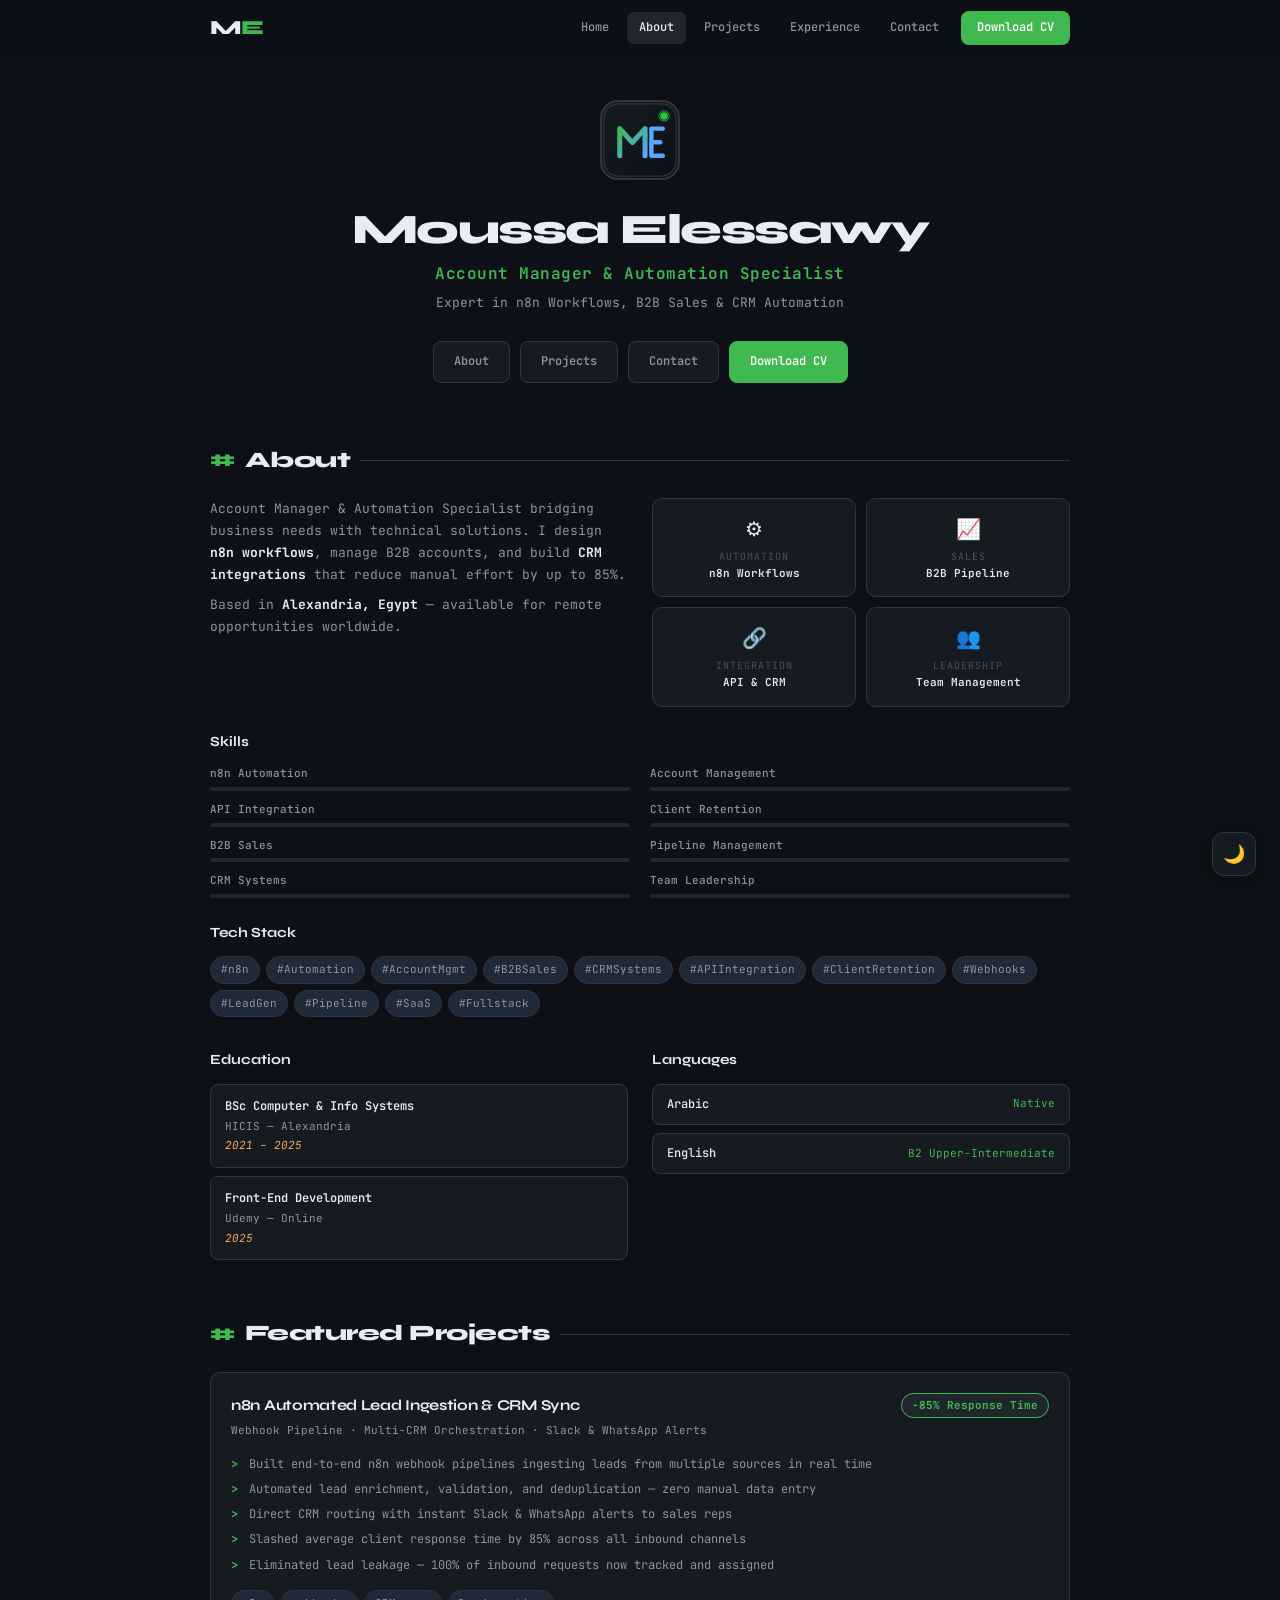
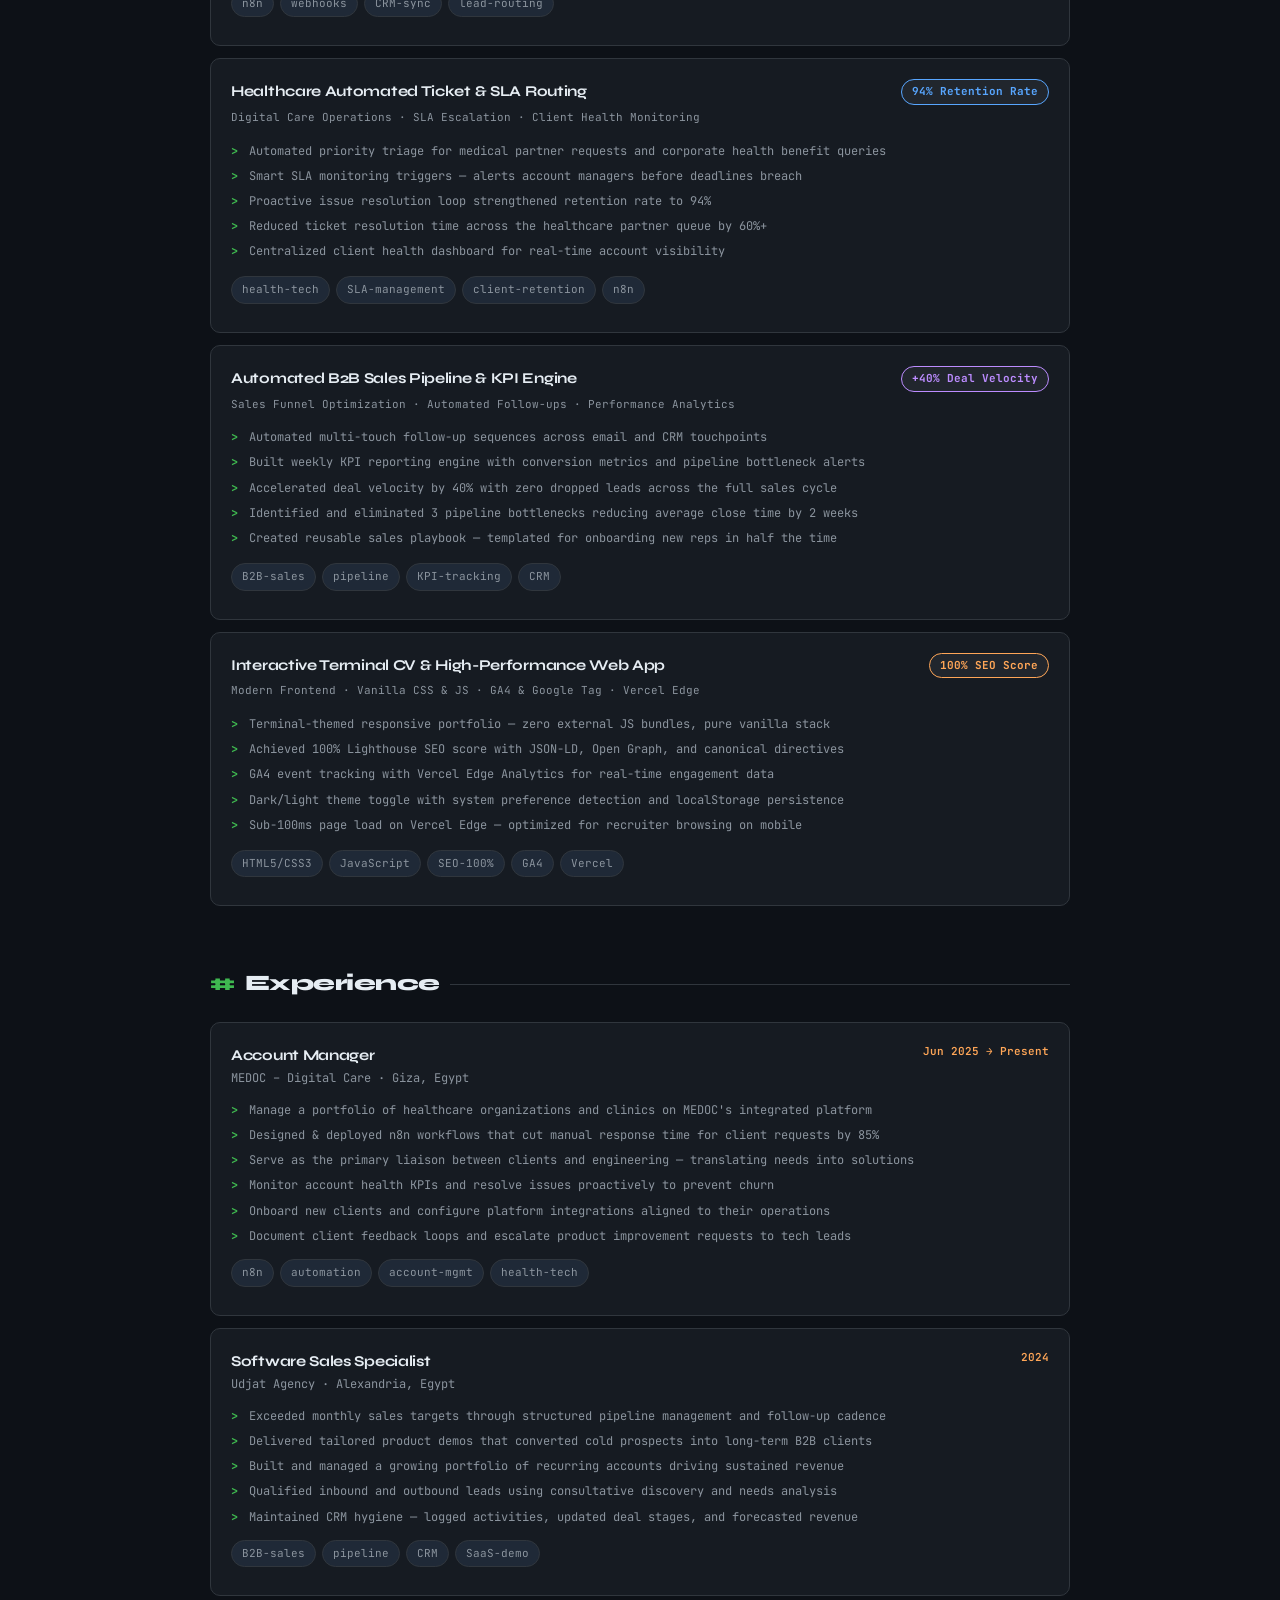
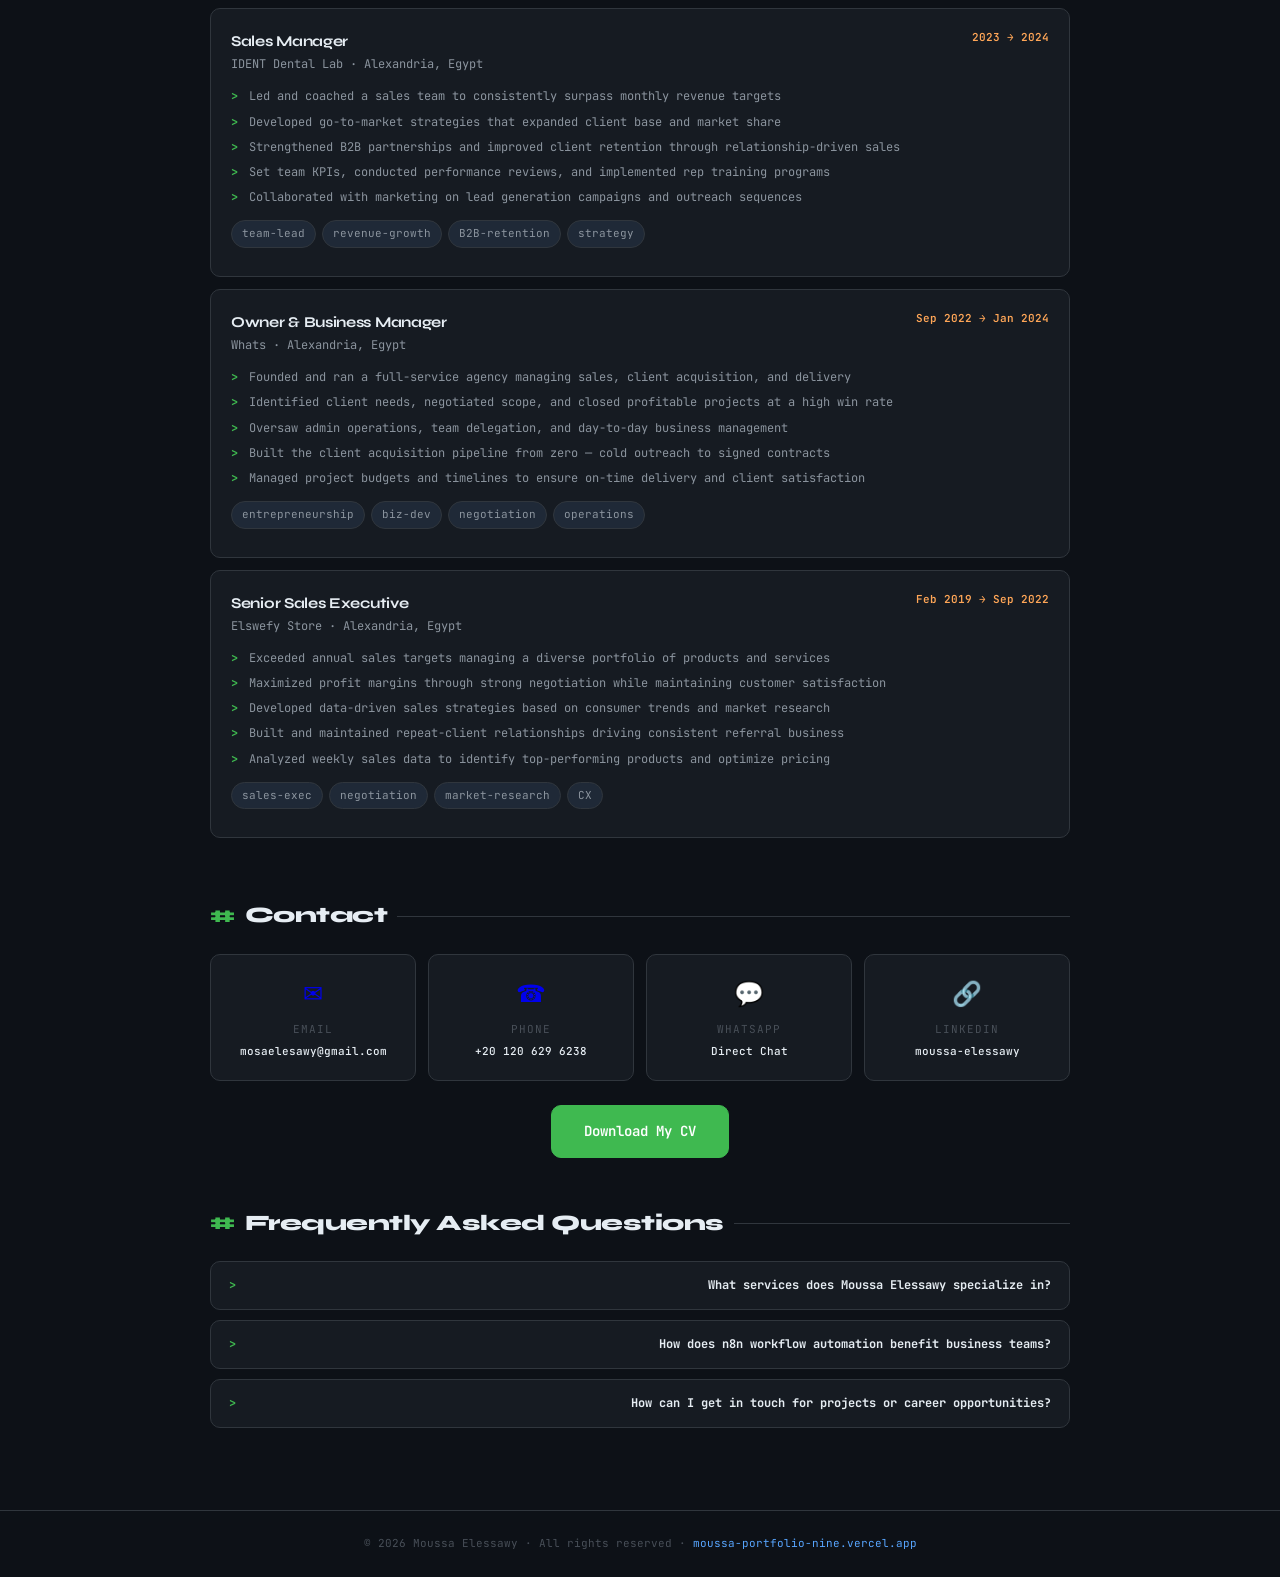
<file: index.html>
<!DOCTYPE html>
<html lang="en" data-theme="dark">
<head>
  <!-- Google tag (gtag.js) -->
  <script async src="https://www.googletagmanager.com/gtag/js?id=G-FTFXTJKMP3"></script>
  <script>
    window.dataLayer = window.dataLayer || [];
    function gtag(){dataLayer.push(arguments);}
    gtag('js', new Date());
    gtag('config', 'G-FTFXTJKMP3');
  </script>
  <!-- Vercel Web Analytics -->
  <script defer src="https://cdn.vercel-insights.com/v1/script.js"></script>

  <!-- Essential SEO Meta Tags -->
  <meta charset="UTF-8">
  <meta name="viewport" content="width=device-width, initial-scale=1.0">
  <title>Moussa Elessawy | Account Manager &amp; Automation Specialist</title>
  <meta name="description" content="Official portfolio of Moussa Elessawy – Account Manager and Automation Specialist in Alexandria, Egypt. Expert in n8n workflows, CRM, B2B sales &amp; APIs.">
  <meta name="keywords" content="Moussa Elessawy, موسى العيسوي, Account Manager, Automation Specialist, n8n Automation, n8n Workflows, B2B Sales, CRM Systems, Client Retention, API Integration, Webhooks, Alexandria Egypt, Cairo Egypt, Fullstack Developer, SaaS Sales, Lead Generation, Pipeline Management, Business Development, Customer Success, Health Tech Automation, Digital Transformation">
  <meta name="author" content="Moussa Elessawy">
  <meta name="robots" content="index, follow, max-image-preview:large, max-snippet:-1, max-video-preview:-1">
  <link rel="canonical" href="https://moussa-portfolio-nine.vercel.app/">

  <!-- Theme Colors -->
  <meta name="theme-color" content="#0d1117" media="(prefers-color-scheme: dark)">
  <meta name="theme-color" content="#f6f8fa" media="(prefers-color-scheme: light)">

  <!-- Icons & Web App Manifest -->
  <link rel="icon" type="image/svg+xml" href="/favicon.svg">
  <link rel="apple-touch-icon" href="/favicon.svg">
  <link rel="manifest" href="/site.webmanifest">

  <!-- Open Graph / Facebook / LinkedIn -->
  <meta property="og:type" content="website">
  <meta property="og:url" content="https://moussa-portfolio-nine.vercel.app/">
  <meta property="og:title" content="Moussa Elessawy | Account Manager &amp; Automation Specialist">
  <meta property="og:description" content="Official portfolio of Moussa Elessawy – Account Manager and Automation Specialist in Alexandria, Egypt. Expert in n8n workflows, CRM, B2B sales &amp; APIs.">
  <meta property="og:image" content="https://moussa-portfolio-nine.vercel.app/og-image.svg">
  <meta property="og:image:secure_url" content="https://moussa-portfolio-nine.vercel.app/og-image.svg">
  <meta property="og:image:type" content="image/svg+xml">
  <meta property="og:image:width" content="1200">
  <meta property="og:image:height" content="630">
  <meta property="og:image:alt" content="Moussa Elessawy - Account Manager &amp; Automation Specialist Portfolio">
  <meta property="og:site_name" content="Moussa Elessawy Portfolio">
  <meta property="og:locale" content="en_US">

  <!-- Twitter Card -->
  <meta name="twitter:card" content="summary_large_image">
  <meta name="twitter:url" content="https://moussa-portfolio-nine.vercel.app/">
  <meta name="twitter:title" content="Moussa Elessawy | Account Manager &amp; Automation Specialist">
  <meta name="twitter:description" content="Official portfolio of Moussa Elessawy – Account Manager and Automation Specialist in Alexandria, Egypt. Expert in n8n workflows, CRM, B2B sales &amp; APIs.">
  <meta name="twitter:image" content="https://moussa-portfolio-nine.vercel.app/og-image.svg">
  <meta name="twitter:image:alt" content="Moussa Elessawy - Account Manager &amp; Automation Specialist Portfolio">

  <!-- JSON-LD Structured Data (Person, ProfilePage, FAQPage) -->
  <script type="application/ld+json">
  {
    "@context": "https://schema.org",
    "@graph": [
      {
        "@type": "Person",
        "@id": "https://moussa-portfolio-nine.vercel.app/#person",
        "name": "Moussa Elessawy",
        "givenName": "Moussa",
        "familyName": "Elessawy",
        "jobTitle": "Account Manager & Automation Specialist",
        "description": "Account Manager & Automation Specialist bridging business needs with technical solutions, n8n workflows, and B2B growth.",
        "url": "https://moussa-portfolio-nine.vercel.app/",
        "image": "https://moussa-portfolio-nine.vercel.app/og-image.svg",
        "email": "mailto:mosaelesawy@gmail.com",
        "telephone": "+201206296238",
        "address": {
          "@type": "PostalAddress",
          "addressLocality": "Alexandria",
          "addressCountry": "EG"
        },
        "sameAs": [
          "https://linkedin.com/in/moussa-elessawy-217aa6236",
          "https://github.com/El-Consul"
        ],
        "alumniOf": [
          {
            "@type": "EducationalOrganization",
            "name": "Higher Institute for Computer & Information Systems (HICIS)"
          }
        ],
        "knowsAbout": [
          "n8n Automation",
          "Account Management",
          "API Integration",
          "B2B Sales & Retention",
          "Pipeline Management",
          "CRM Systems",
          "Workflow Orchestration",
          "Fullstack Development",
          "React",
          "REST APIs",
          "Lead Generation",
          "Customer Success"
        ]
      },
      {
        "@type": "WebSite",
        "@id": "https://moussa-portfolio-nine.vercel.app/#website",
        "url": "https://moussa-portfolio-nine.vercel.app/",
        "name": "Moussa Elessawy Portfolio",
        "description": "Official Portfolio & CV of Moussa Elessawy - Account Manager & Automation Specialist",
        "publisher": {
          "@id": "https://moussa-portfolio-nine.vercel.app/#person"
        },
        "inLanguage": "en-US"
      },
      {
        "@type": "ProfilePage",
        "@id": "https://moussa-portfolio-nine.vercel.app/#profilepage",
        "url": "https://moussa-portfolio-nine.vercel.app/",
        "name": "Moussa Elessawy CV & Portfolio",
        "isPartOf": {
          "@id": "https://moussa-portfolio-nine.vercel.app/#website"
        },
        "mainEntity": {
          "@id": "https://moussa-portfolio-nine.vercel.app/#person"
        }
      },
      {
        "@type": "FAQPage",
        "@id": "https://moussa-portfolio-nine.vercel.app/#faq",
        "mainEntity": [
          {
            "@type": "Question",
            "name": "What services does Moussa Elessawy specialize in?",
            "acceptedAnswer": {
              "@type": "Answer",
              "text": "Moussa specializes in B2B Account Management, n8n workflow automation, CRM system integration, sales pipeline optimization, and custom webhook API connections."
            }
          },
          {
            "@type": "Question",
            "name": "How does n8n automation help business operations?",
            "acceptedAnswer": {
              "@type": "Answer",
              "text": "n8n connects CRMs, databases, and communication channels (Slack, WhatsApp, Email) automatically, reducing manual repetitive tasks by up to 85% and eliminating human error in client request handling."
            }
          },
          {
            "@type": "Question",
            "name": "How can I contact Moussa Elessawy for business inquiries?",
            "acceptedAnswer": {
              "@type": "Answer",
              "text": "You can reach Moussa via phone at +20 120 629 6238, email at mosaelesawy@gmail.com, or through his verified LinkedIn profile."
            }
          }
        ]
      }
    ]
  }
  </script>

  <!-- Preconnect & Fonts -->
  <link rel="preconnect" href="https://fonts.googleapis.com">
  <link rel="preconnect" href="https://fonts.gstatic.com" crossorigin>
  <link rel="preconnect" href="https://www.googletagmanager.com">
  <link rel="dns-prefetch" href="https://fonts.googleapis.com">
  <link rel="dns-prefetch" href="https://www.googletagmanager.com">
  <link href="https://fonts.googleapis.com/css2?family=JetBrains+Mono:wght@300;400;500;700&family=Syne:wght@700;800&display=swap" rel="stylesheet">

  <!-- External Stylesheet -->
  <link rel="stylesheet" href="/style.css">
</head>
<body>

<div id="prog"></div>

<!-- STICKY NAVIGATION -->
<nav class="nav" id="nav" role="navigation" aria-label="Main navigation">
  <div class="nav-inner">
    <a href="#home" class="nav-logo">M<span>E</span></a>
    <div class="nav-links" id="navLinks">
      <a href="#home" class="nav-link active">Home</a>
      <a href="#about" class="nav-link">About</a>
      <a href="#projects" class="nav-link">Projects</a>
      <a href="#experience" class="nav-link">Experience</a>
      <a href="#contact" class="nav-link">Contact</a>
      <a href="/cv" class="nav-cta" id="nav-cv">Download CV</a>
    </div>
    <button class="nav-toggle" id="navToggle" aria-label="Toggle navigation menu">
      <span></span><span></span><span></span>
    </button>
  </div>
</nav>

<main>

  <!-- HERO SECTION -->
  <section class="hero" id="home">
    <div class="hero-content">
      <img src="/avatar.svg" alt="Moussa Elessawy" width="80" height="80" class="hero-avatar" loading="eager">
      <h1 class="hero-name">Moussa Elessawy</h1>
      <p class="hero-title">Account Manager &amp; Automation Specialist</p>
      <p class="hero-subtitle">Expert in n8n Workflows, B2B Sales &amp; CRM Automation</p>
      <div class="hero-ctas">
        <a href="#about" class="btn btn-outline">About</a>
        <a href="#projects" class="btn btn-outline">Projects</a>
        <a href="#contact" class="btn btn-outline">Contact</a>
        <a href="/cv" class="btn btn-primary" id="hero-cv">Download CV</a>
      </div>
    </div>
  </section>

  <!-- ABOUT SECTION -->
  <section class="section" id="about">
    <h2 class="section-title">About</h2>
    <div class="about-grid">
      <div class="about-text">
        <p>Account Manager &amp; Automation Specialist bridging business needs with technical solutions. I design <strong>n8n workflows</strong>, manage B2B accounts, and build <strong>CRM integrations</strong> that reduce manual effort by up to 85%.</p>
        <p>Based in <strong>Alexandria, Egypt</strong> &mdash; available for remote opportunities worldwide.</p>
      </div>
      <div class="about-quick">
        <div class="quick-card">
          <div class="quick-icon">&#9881;</div>
          <div class="quick-label">Automation</div>
          <div class="quick-value">n8n Workflows</div>
        </div>
        <div class="quick-card">
          <div class="quick-icon">&#128200;</div>
          <div class="quick-label">Sales</div>
          <div class="quick-value">B2B Pipeline</div>
        </div>
        <div class="quick-card">
          <div class="quick-icon">&#128279;</div>
          <div class="quick-label">Integration</div>
          <div class="quick-value">API &amp; CRM</div>
        </div>
        <div class="quick-card">
          <div class="quick-icon">&#128101;</div>
          <div class="quick-label">Leadership</div>
          <div class="quick-value">Team Management</div>
        </div>
      </div>
    </div>

    <h3 class="subsection-title">Skills</h3>
    <div class="skills-grid">
      <div class="skill-item"><span class="skill-name">n8n Automation</span><div class="skill-bar"><div class="skill-fill" data-w="92"></div></div></div>
      <div class="skill-item"><span class="skill-name">Account Management</span><div class="skill-bar"><div class="skill-fill" data-w="95"></div></div></div>
      <div class="skill-item"><span class="skill-name">API Integration</span><div class="skill-bar"><div class="skill-fill" data-w="88"></div></div></div>
      <div class="skill-item"><span class="skill-name">Client Retention</span><div class="skill-bar"><div class="skill-fill" data-w="93"></div></div></div>
      <div class="skill-item"><span class="skill-name">B2B Sales</span><div class="skill-bar"><div class="skill-fill" data-w="91"></div></div></div>
      <div class="skill-item"><span class="skill-name">Pipeline Management</span><div class="skill-bar"><div class="skill-fill" data-w="89"></div></div></div>
      <div class="skill-item"><span class="skill-name">CRM Systems</span><div class="skill-bar"><div class="skill-fill" data-w="85"></div></div></div>
      <div class="skill-item"><span class="skill-name">Team Leadership</span><div class="skill-bar"><div class="skill-fill" data-w="84"></div></div></div>
    </div>

    <h3 class="subsection-title">Tech Stack</h3>
    <div class="tags">
      <span class="tag">#n8n</span>
      <span class="tag">#Automation</span>
      <span class="tag">#AccountMgmt</span>
      <span class="tag">#B2BSales</span>
      <span class="tag">#CRMSystems</span>
      <span class="tag">#APIIntegration</span>
      <span class="tag">#ClientRetention</span>
      <span class="tag">#Webhooks</span>
      <span class="tag">#LeadGen</span>
      <span class="tag">#Pipeline</span>
      <span class="tag">#SaaS</span>
      <span class="tag">#Fullstack</span>
    </div>

    <div class="about-row">
      <div class="about-col">
        <h3 class="subsection-title">Education</h3>
        <div class="edu-item">
          <div class="edu-degree">BSc Computer &amp; Info Systems</div>
          <div class="edu-school">HICIS &mdash; Alexandria</div>
          <div class="edu-year">2021 &ndash; 2025</div>
        </div>
        <div class="edu-item">
          <div class="edu-degree">Front-End Development</div>
          <div class="edu-school">Udemy &mdash; Online</div>
          <div class="edu-year">2025</div>
        </div>
      </div>
      <div class="about-col">
        <h3 class="subsection-title">Languages</h3>
        <div class="lang-item"><span class="lang-name">Arabic</span><span class="lang-level">Native</span></div>
        <div class="lang-item"><span class="lang-name">English</span><span class="lang-level">B2 Upper-Intermediate</span></div>
      </div>
    </div>
  </section>

  <!-- PROJECTS SECTION -->
  <section class="section" id="projects">
    <h2 class="section-title">Featured Projects</h2>

    <article class="project-card reveal">
      <div class="project-header">
        <h3 class="project-name">n8n Automated Lead Ingestion &amp; CRM Sync</h3>
        <span class="project-metric metric-green">-85% Response Time</span>
      </div>
      <p class="project-co">Webhook Pipeline &middot; Multi-CRM Orchestration &middot; Slack &amp; WhatsApp Alerts</p>
      <ul class="project-bullets">
        <li>Built end-to-end n8n webhook pipelines ingesting leads from multiple sources in real time</li>
        <li>Automated lead enrichment, validation, and deduplication &mdash; zero manual data entry</li>
        <li>Direct CRM routing with instant Slack &amp; WhatsApp alerts to sales reps</li>
        <li>Slashed average client response time by 85% across all inbound channels</li>
        <li>Eliminated lead leakage &mdash; 100% of inbound requests now tracked and assigned</li>
      </ul>
      <div class="tags"><span class="tag">n8n</span><span class="tag">webhooks</span><span class="tag">CRM-sync</span><span class="tag">lead-routing</span></div>
    </article>

    <article class="project-card reveal">
      <div class="project-header">
        <h3 class="project-name">Healthcare Automated Ticket &amp; SLA Routing</h3>
        <span class="project-metric metric-cyan">94% Retention Rate</span>
      </div>
      <p class="project-co">Digital Care Operations &middot; SLA Escalation &middot; Client Health Monitoring</p>
      <ul class="project-bullets">
        <li>Automated priority triage for medical partner requests and corporate health benefit queries</li>
        <li>Smart SLA monitoring triggers &mdash; alerts account managers before deadlines breach</li>
        <li>Proactive issue resolution loop strengthened retention rate to 94%</li>
        <li>Reduced ticket resolution time across the healthcare partner queue by 60%+</li>
        <li>Centralized client health dashboard for real-time account visibility</li>
      </ul>
      <div class="tags"><span class="tag">health-tech</span><span class="tag">SLA-management</span><span class="tag">client-retention</span><span class="tag">n8n</span></div>
    </article>

    <article class="project-card reveal">
      <div class="project-header">
        <h3 class="project-name">Automated B2B Sales Pipeline &amp; KPI Engine</h3>
        <span class="project-metric metric-purple">+40% Deal Velocity</span>
      </div>
      <p class="project-co">Sales Funnel Optimization &middot; Automated Follow-ups &middot; Performance Analytics</p>
      <ul class="project-bullets">
        <li>Automated multi-touch follow-up sequences across email and CRM touchpoints</li>
        <li>Built weekly KPI reporting engine with conversion metrics and pipeline bottleneck alerts</li>
        <li>Accelerated deal velocity by 40% with zero dropped leads across the full sales cycle</li>
        <li>Identified and eliminated 3 pipeline bottlenecks reducing average close time by 2 weeks</li>
        <li>Created reusable sales playbook &mdash; templated for onboarding new reps in half the time</li>
      </ul>
      <div class="tags"><span class="tag">B2B-sales</span><span class="tag">pipeline</span><span class="tag">KPI-tracking</span><span class="tag">CRM</span></div>
    </article>

    <article class="project-card reveal">
      <div class="project-header">
        <h3 class="project-name">Interactive Terminal CV &amp; High-Performance Web App</h3>
        <span class="project-metric metric-orange">100% SEO Score</span>
      </div>
      <p class="project-co">Modern Frontend &middot; Vanilla CSS &amp; JS &middot; GA4 &amp; Google Tag &middot; Vercel Edge</p>
      <ul class="project-bullets">
        <li>Terminal-themed responsive portfolio &mdash; zero external JS bundles, pure vanilla stack</li>
        <li>Achieved 100% Lighthouse SEO score with JSON-LD, Open Graph, and canonical directives</li>
        <li>GA4 event tracking with Vercel Edge Analytics for real-time engagement data</li>
        <li>Dark/light theme toggle with system preference detection and localStorage persistence</li>
        <li>Sub-100ms page load on Vercel Edge &mdash; optimized for recruiter browsing on mobile</li>
      </ul>
      <div class="tags"><span class="tag">HTML5/CSS3</span><span class="tag">JavaScript</span><span class="tag">SEO-100%</span><span class="tag">GA4</span><span class="tag">Vercel</span></div>
    </article>
  </section>

  <!-- EXPERIENCE SECTION -->
  <section class="section" id="experience">
    <h2 class="section-title">Experience</h2>

    <div class="exp-card reveal">
      <div class="exp-top">
        <h3 class="exp-role">Account Manager</h3>
        <span class="exp-date">Jun 2025 &rarr; Present</span>
      </div>
      <div class="exp-company">MEDOC &ndash; Digital Care &middot; Giza, Egypt</div>
      <ul class="exp-bullets">
        <li>Manage a portfolio of healthcare organizations and clinics on MEDOC's integrated platform</li>
        <li>Designed &amp; deployed n8n workflows that cut manual response time for client requests by 85%</li>
        <li>Serve as the primary liaison between clients and engineering &mdash; translating needs into solutions</li>
        <li>Monitor account health KPIs and resolve issues proactively to prevent churn</li>
        <li>Onboard new clients and configure platform integrations aligned to their operations</li>
        <li>Document client feedback loops and escalate product improvement requests to tech leads</li>
      </ul>
      <div class="tags"><span class="tag">n8n</span><span class="tag">automation</span><span class="tag">account-mgmt</span><span class="tag">health-tech</span></div>
    </div>

    <div class="exp-card reveal">
      <div class="exp-top">
        <h3 class="exp-role">Software Sales Specialist</h3>
        <span class="exp-date">2024</span>
      </div>
      <div class="exp-company">Udjat Agency &middot; Alexandria, Egypt</div>
      <ul class="exp-bullets">
        <li>Exceeded monthly sales targets through structured pipeline management and follow-up cadence</li>
        <li>Delivered tailored product demos that converted cold prospects into long-term B2B clients</li>
        <li>Built and managed a growing portfolio of recurring accounts driving sustained revenue</li>
        <li>Qualified inbound and outbound leads using consultative discovery and needs analysis</li>
        <li>Maintained CRM hygiene &mdash; logged activities, updated deal stages, and forecasted revenue</li>
      </ul>
      <div class="tags"><span class="tag">B2B-sales</span><span class="tag">pipeline</span><span class="tag">CRM</span><span class="tag">SaaS-demo</span></div>
    </div>

    <div class="exp-card reveal">
      <div class="exp-top">
        <h3 class="exp-role">Sales Manager</h3>
        <span class="exp-date">2023 &rarr; 2024</span>
      </div>
      <div class="exp-company">IDENT Dental Lab &middot; Alexandria, Egypt</div>
      <ul class="exp-bullets">
        <li>Led and coached a sales team to consistently surpass monthly revenue targets</li>
        <li>Developed go-to-market strategies that expanded client base and market share</li>
        <li>Strengthened B2B partnerships and improved client retention through relationship-driven sales</li>
        <li>Set team KPIs, conducted performance reviews, and implemented rep training programs</li>
        <li>Collaborated with marketing on lead generation campaigns and outreach sequences</li>
      </ul>
      <div class="tags"><span class="tag">team-lead</span><span class="tag">revenue-growth</span><span class="tag">B2B-retention</span><span class="tag">strategy</span></div>
    </div>

    <div class="exp-card reveal">
      <div class="exp-top">
        <h3 class="exp-role">Owner &amp; Business Manager</h3>
        <span class="exp-date">Sep 2022 &rarr; Jan 2024</span>
      </div>
      <div class="exp-company">Whats &middot; Alexandria, Egypt</div>
      <ul class="exp-bullets">
        <li>Founded and ran a full-service agency managing sales, client acquisition, and delivery</li>
        <li>Identified client needs, negotiated scope, and closed profitable projects at a high win rate</li>
        <li>Oversaw admin operations, team delegation, and day-to-day business management</li>
        <li>Built the client acquisition pipeline from zero &mdash; cold outreach to signed contracts</li>
        <li>Managed project budgets and timelines to ensure on-time delivery and client satisfaction</li>
      </ul>
      <div class="tags"><span class="tag">entrepreneurship</span><span class="tag">biz-dev</span><span class="tag">negotiation</span><span class="tag">operations</span></div>
    </div>

    <div class="exp-card reveal">
      <div class="exp-top">
        <h3 class="exp-role">Senior Sales Executive</h3>
        <span class="exp-date">Feb 2019 &rarr; Sep 2022</span>
      </div>
      <div class="exp-company">Elswefy Store &middot; Alexandria, Egypt</div>
      <ul class="exp-bullets">
        <li>Exceeded annual sales targets managing a diverse portfolio of products and services</li>
        <li>Maximized profit margins through strong negotiation while maintaining customer satisfaction</li>
        <li>Developed data-driven sales strategies based on consumer trends and market research</li>
        <li>Built and maintained repeat-client relationships driving consistent referral business</li>
        <li>Analyzed weekly sales data to identify top-performing products and optimize pricing</li>
      </ul>
      <div class="tags"><span class="tag">sales-exec</span><span class="tag">negotiation</span><span class="tag">market-research</span><span class="tag">CX</span></div>
    </div>
  </section>

  <!-- CONTACT SECTION -->
  <section class="section" id="contact">
    <h2 class="section-title">Contact</h2>
    <div class="contact-grid">
      <a href="mailto:mosaelesawy@gmail.com" class="contact-card" id="contact-email">
        <div class="contact-icon">&#9993;</div>
        <div class="contact-label">Email</div>
        <div class="contact-value">mosaelesawy@gmail.com</div>
      </a>
      <a href="tel:+201206296238" class="contact-card" id="contact-phone">
        <div class="contact-icon">&#9742;</div>
        <div class="contact-label">Phone</div>
        <div class="contact-value">+20 120 629 6238</div>
      </a>
      <a href="https://wa.me/201206296238" target="_blank" rel="noopener noreferrer" class="contact-card" id="contact-whatsapp">
        <div class="contact-icon">&#128172;</div>
        <div class="contact-label">WhatsApp</div>
        <div class="contact-value">Direct Chat</div>
      </a>
      <a href="https://linkedin.com/in/moussa-elessawy-217aa6236" target="_blank" rel="noopener noreferrer" class="contact-card" id="contact-linkedin">
        <div class="contact-icon">&#128279;</div>
        <div class="contact-label">LinkedIn</div>
        <div class="contact-value">moussa-elessawy</div>
      </a>
    </div>
    <div class="contact-cv-wrap">
      <a href="/cv" class="btn btn-primary btn-large" id="contact-cv">Download My CV</a>
    </div>
  </section>

  <!-- FAQ SECTION (SEO & RICH SNIPPETS) -->
  <section class="section" id="faq">
    <h2 class="section-title">Frequently Asked Questions</h2>

    <div class="faq-item reveal">
      <div class="faq-q">What services does Moussa Elessawy specialize in?</div>
      <div class="faq-a">
        Moussa specializes in end-to-end B2B Account Management, automated n8n workflow engineering, CRM architecture (HubSpot, Salesforce, Zoho), sales pipeline optimization, and custom API/webhook data integrations.
      </div>
    </div>

    <div class="faq-item reveal">
      <div class="faq-q">How does n8n workflow automation benefit business teams?</div>
      <div class="faq-a">
        By automating repetitive manual tasks between CRMs, communication channels (Slack, WhatsApp, Email), and internal platforms, businesses reduce response times by up to 85% and eliminate manual data entry errors.
      </div>
    </div>

    <div class="faq-item reveal">
      <div class="faq-q">How can I get in touch for projects or career opportunities?</div>
      <div class="faq-a">
        You can reach out directly via phone at <a href="tel:+201206296238" style="color:var(--accent)">+20 120 629 6238</a>, email at <a href="mailto:mosaelesawy@gmail.com" style="color:var(--cyan)">mosaelesawy@gmail.com</a>, WhatsApp chat, or through LinkedIn.
      </div>
    </div>
  </section>

  <!-- FOOTER -->
  <footer class="site-footer">
    <p>&copy; 2026 Moussa Elessawy &middot; All rights reserved &middot; <a href="https://moussa-portfolio-nine.vercel.app/">moussa-portfolio-nine.vercel.app</a></p>
  </footer>

</main>

<button id="toggle" title="Toggle dark/light theme" aria-label="Toggle dark and light theme">🌙</button>

<!-- External Script -->
<script defer src="/script.js"></script>
</body>
</html>
</file>
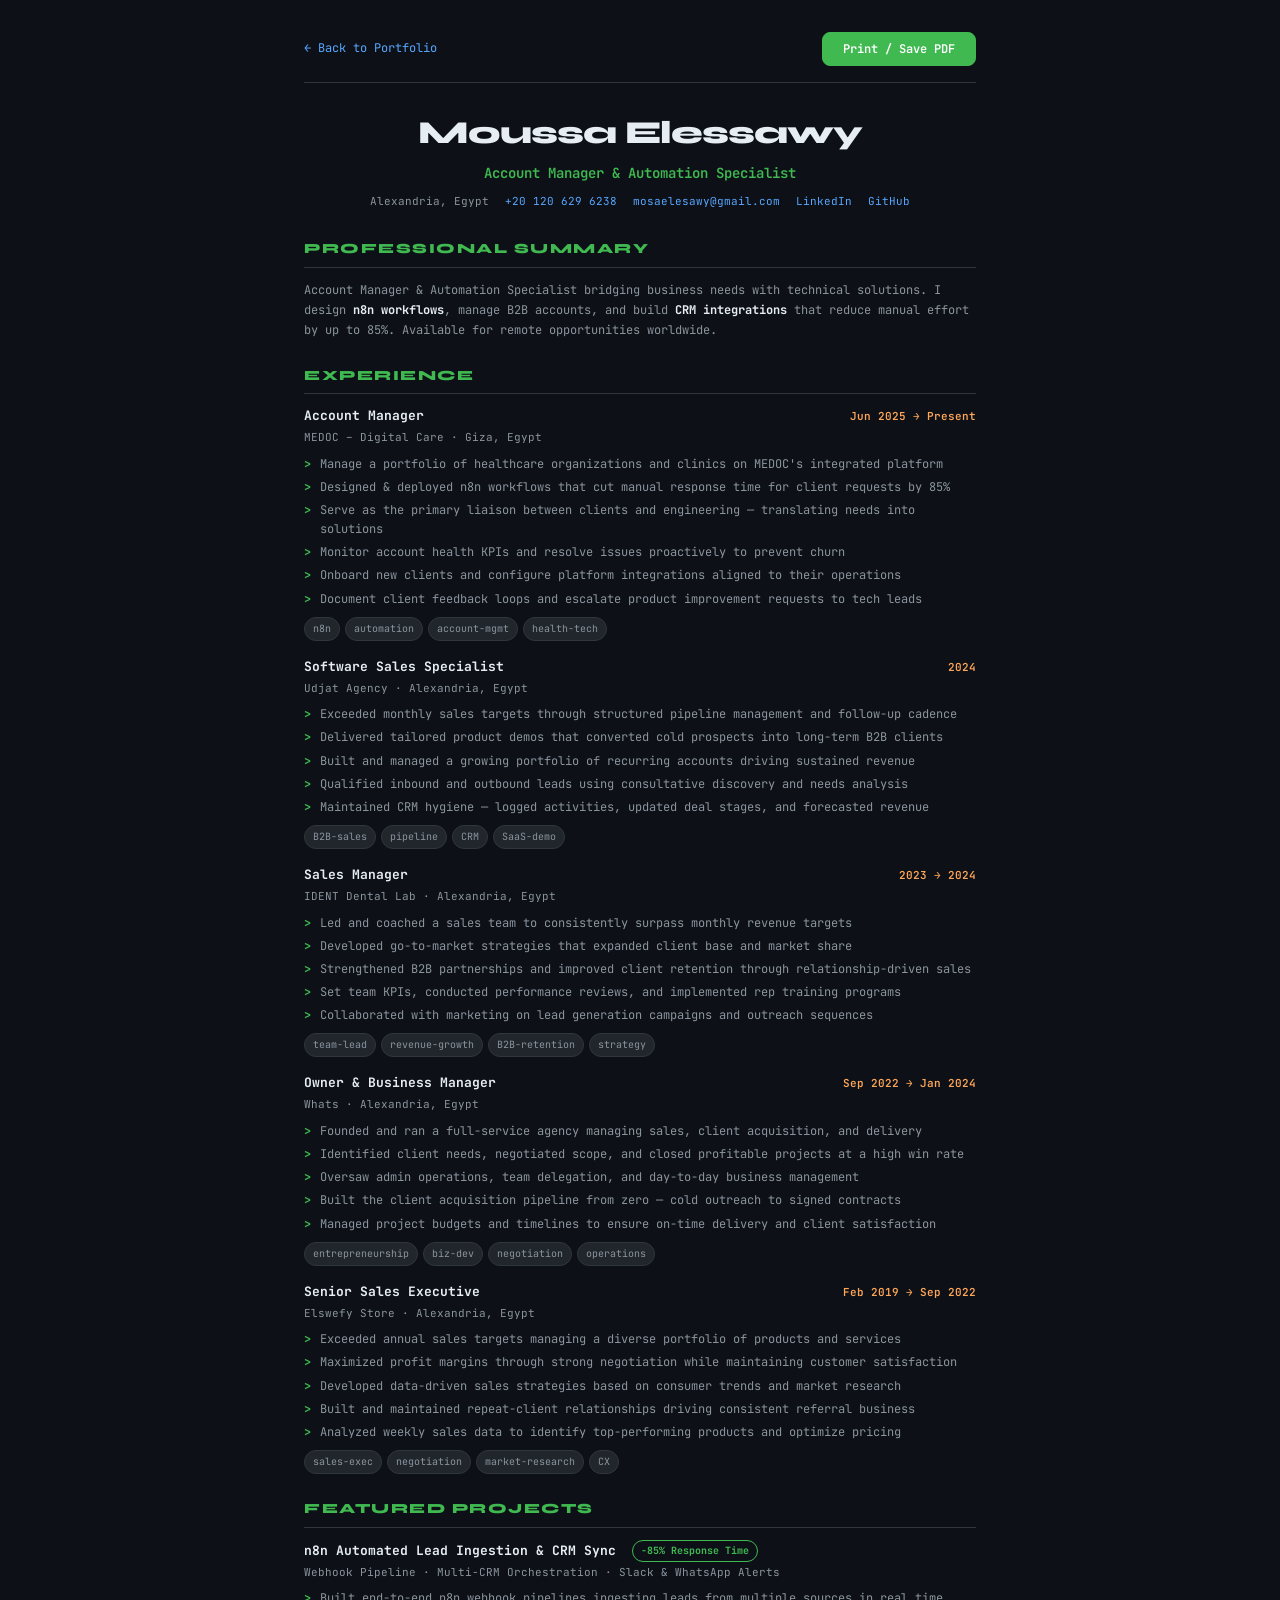
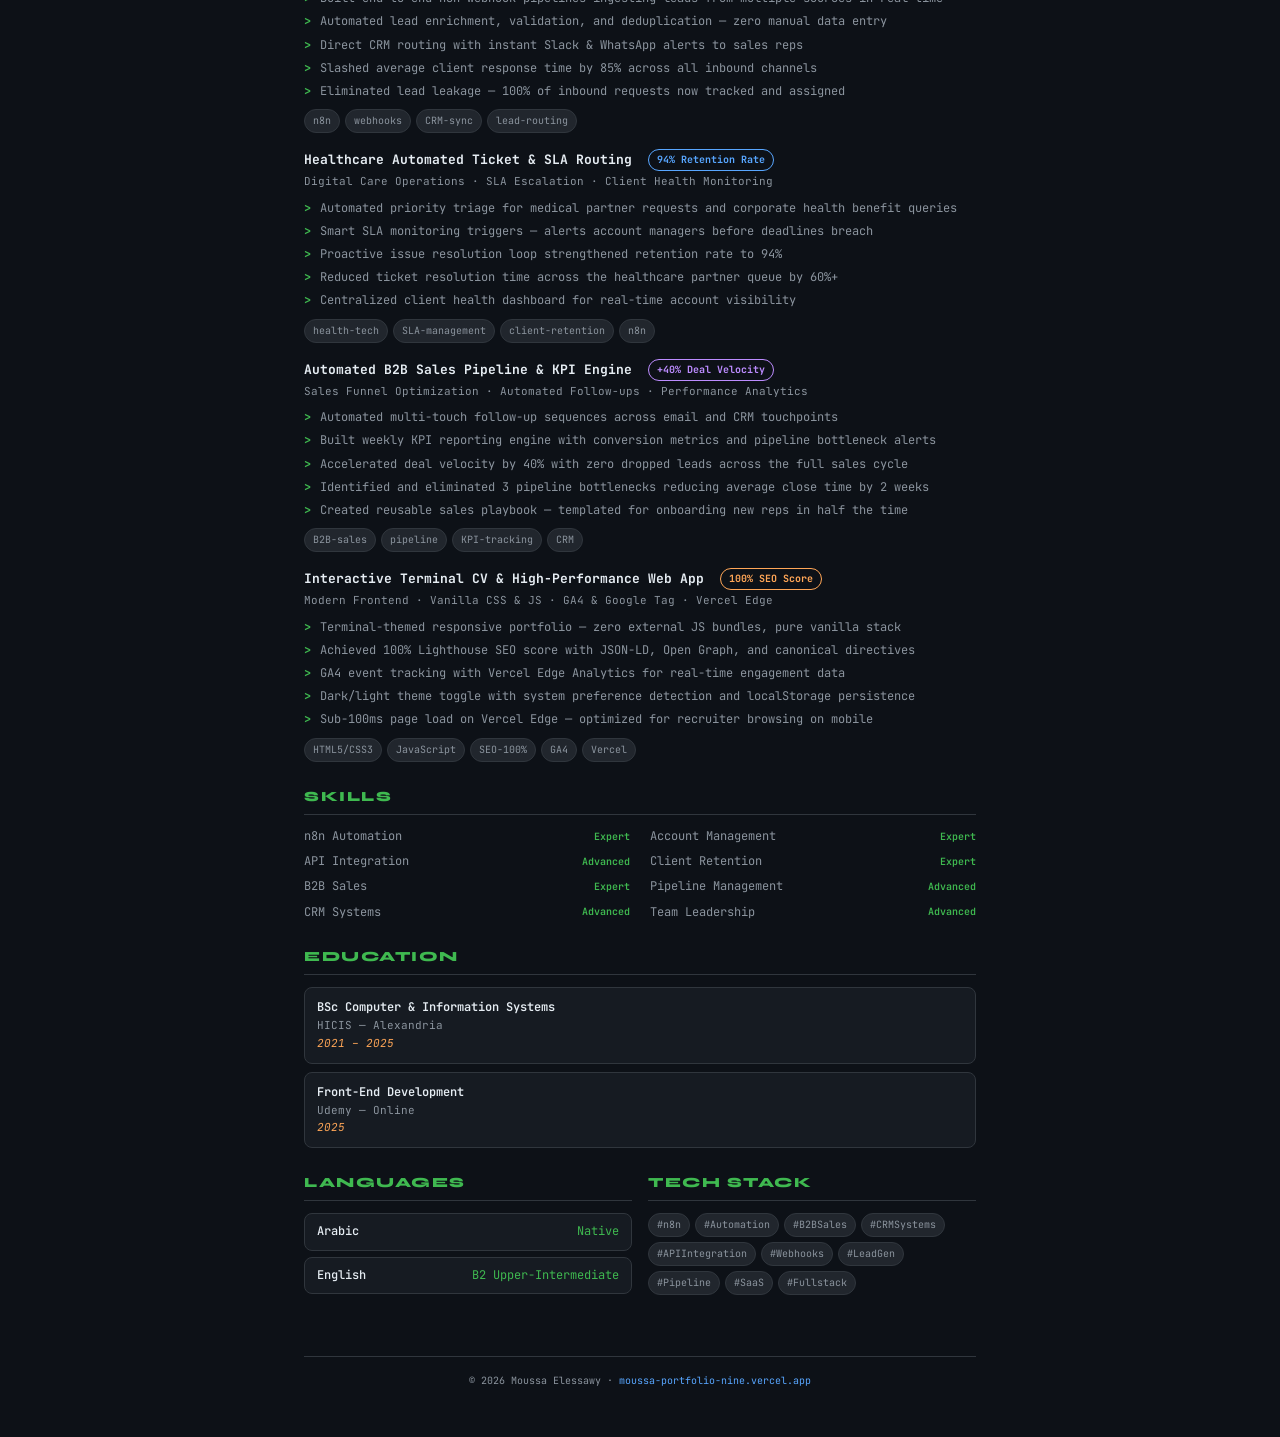
<file: cv.html>
<!DOCTYPE html>
<html lang="en">
<head>
  <meta charset="UTF-8">
  <meta name="viewport" content="width=device-width, initial-scale=1.0">
  <title>Moussa Elessawy - CV</title>
  <meta name="robots" content="noindex, nofollow">
  <link rel="preconnect" href="https://fonts.googleapis.com">
  <link rel="preconnect" href="https://fonts.gstatic.com" crossorigin>
  <link href="https://fonts.googleapis.com/css2?family=JetBrains+Mono:wght@300;400;500;700&family=Syne:wght@700;800&display=swap" rel="stylesheet">
  <style>
    *, *::before, *::after { box-sizing: border-box; margin: 0; padding: 0; }
    :root {
      --bg: #0d1117; --surface: #161b22; --surface2: #21262d; --border: #30363d;
      --text: #e6edf3; --text2: #8b949e; --green: #3fb950; --cyan: #58a6ff;
      --purple: #bc8cff; --orange: #ffa657; --accent: #3fb950;
    }
    body { background: var(--bg); color: var(--text); font-family: 'JetBrains Mono', monospace; font-size: 13px; line-height: 1.6; min-height: 100vh; }
    .cv-wrap { max-width: 720px; margin: 0 auto; padding: 32px 24px 48px; }
    .print-bar { display: flex; justify-content: space-between; align-items: center; margin-bottom: 24px; padding-bottom: 16px; border-bottom: 1px solid var(--border); }
    .print-bar a { font-size: 12px; color: var(--cyan); text-decoration: none; }
    .print-bar a:hover { text-decoration: underline; }
    .btn-print { font-family: 'JetBrains Mono', monospace; font-size: 12px; font-weight: 600; padding: 8px 20px; border-radius: 8px; border: 1px solid var(--accent); background: var(--accent); color: #fff; cursor: pointer; transition: opacity .2s; }
    .btn-print:hover { opacity: 0.85; }
    .cv-header { text-align: center; margin-bottom: 28px; }
    .cv-name { font-family: 'Syne', sans-serif; font-size: 32px; font-weight: 800; color: var(--text); letter-spacing: -1px; margin-bottom: 4px; }
    .cv-title { font-size: 14px; color: var(--accent); font-weight: 600; margin-bottom: 8px; }
    .cv-contact { font-size: 11px; color: var(--text2); display: flex; flex-wrap: wrap; justify-content: center; gap: 6px 16px; }
    .cv-contact a { color: var(--cyan); text-decoration: none; }
    .cv-contact a:hover { text-decoration: underline; }
    .cv-section { margin-bottom: 24px; }
    .cv-section-title { font-family: 'Syne', sans-serif; font-size: 14px; font-weight: 800; color: var(--accent); text-transform: uppercase; letter-spacing: 1.5px; margin-bottom: 12px; padding-bottom: 6px; border-bottom: 1px solid var(--border); }
    .cv-item { margin-bottom: 16px; }
    .cv-item-top { display: flex; justify-content: space-between; align-items: baseline; gap: 8px; margin-bottom: 2px; }
    .cv-item-title { font-size: 13px; font-weight: 700; color: var(--text); }
    .cv-item-date { font-size: 11px; color: var(--orange); white-space: nowrap; font-weight: 600; }
    .cv-item-sub { font-size: 11px; color: var(--text2); margin-bottom: 6px; }
    .cv-item-metric { display: inline-block; font-size: 10px; font-weight: 700; padding: 2px 8px; border-radius: 12px; border: 1px solid; margin-left: 8px; vertical-align: middle; }
    .m-green { color: var(--green); border-color: var(--green); }
    .m-cyan { color: var(--cyan); border-color: var(--cyan); }
    .m-purple { color: var(--purple); border-color: var(--purple); }
    .m-orange { color: var(--orange); border-color: var(--orange); }
    .cv-bullets { list-style: none; }
    .cv-bullets li { font-size: 12px; color: var(--text2); padding: 2px 0 2px 16px; position: relative; line-height: 1.6; }
    .cv-bullets li::before { content: '>'; position: absolute; left: 0; color: var(--accent); font-weight: 700; }
    .cv-skills { display: grid; grid-template-columns: 1fr 1fr; gap: 6px 20px; }
    .cv-skill { display: flex; justify-content: space-between; align-items: center; font-size: 12px; color: var(--text2); }
    .cv-skill-level { font-size: 10px; color: var(--accent); font-weight: 600; }
    .cv-tags { display: flex; flex-wrap: wrap; gap: 5px; margin-top: 6px; }
    .cv-tag { font-size: 10px; padding: 3px 8px; border-radius: 12px; background: var(--surface2); border: 1px solid var(--border); color: var(--text2); }
    .cv-edu-item { padding: 10px 12px; background: var(--surface); border: 1px solid var(--border); border-radius: 8px; margin-bottom: 8px; }
    .cv-edu-degree { font-size: 12px; font-weight: 600; color: var(--text); }
    .cv-edu-school { font-size: 11px; color: var(--text2); }
    .cv-edu-year { font-size: 11px; color: var(--orange); font-style: italic; }
    .cv-lang { display: flex; justify-content: space-between; padding: 8px 12px; background: var(--surface); border: 1px solid var(--border); border-radius: 8px; margin-bottom: 6px; font-size: 12px; }
    .cv-lang-name { color: var(--text); font-weight: 500; }
    .cv-lang-level { color: var(--accent); }
    .cv-row { display: grid; grid-template-columns: 1fr 1fr; gap: 16px; }
    .cv-footer { text-align: center; margin-top: 32px; padding-top: 16px; border-top: 1px solid var(--border); font-size: 10px; color: var(--text2); }
    @media print {
      :root { --bg: #ffffff; --surface: #ffffff; --surface2: #f0f3f6; --border: #d0d7de; --text: #1f2328; --text2: #656d76; --green: #1a7f37; --cyan: #0969da; --purple: #8250df; --orange: #bc4c00; --accent: #1a7f37; }
      body { background: #fff; font-size: 11px; }
      .print-bar { display: none !important; }
      .cv-wrap { padding: 0; max-width: 100%; }
      .cv-section { page-break-inside: avoid; }
      .cv-item { page-break-inside: avoid; }
      .cv-bullets li { color: #333; }
      .cv-item-sub { color: #555; }
      .cv-contact a { color: #0969da; }
      .cv-tag { background: #f0f3f6; color: #555; }
      .cv-edu-item, .cv-lang { background: #f6f8fa; }
      .cv-skill-level, .cv-lang-level, .cv-edu-year, .cv-item-date { color: #bc4c00; }
      .cv-section-title { color: #1a7f37; border-bottom-color: #d0d7de; }
      .cv-bullets li::before { color: #1a7f37; }
      .cv-title { color: #1a7f37; }
    }
    @media (max-width: 600px) {
      .cv-wrap { padding: 16px; }
      .cv-name { font-size: 24px; }
      .cv-contact { flex-direction: column; gap: 4px; }
      .cv-skills { grid-template-columns: 1fr; }
      .cv-row { grid-template-columns: 1fr; }
      .cv-item-top { flex-direction: column; gap: 2px; }
    }
  </style>
</head>
<body>
<div class="cv-wrap">
  <div class="print-bar">
    <a href="/">&larr; Back to Portfolio</a>
    <button class="btn-print" onclick="window.print()">Print / Save PDF</button>
  </div>
  <div class="cv-header">
    <div class="cv-name">Moussa Elessawy</div>
    <div class="cv-title">Account Manager &amp; Automation Specialist</div>
    <div class="cv-contact">
      <span>Alexandria, Egypt</span>
      <a href="tel:+201206296238">+20 120 629 6238</a>
      <a href="mailto:mosaelesawy@gmail.com">mosaelesawy@gmail.com</a>
      <a href="https://linkedin.com/in/moussa-elessawy-217aa6236" target="_blank" rel="noopener">LinkedIn</a>
      <a href="https://github.com/El-Consul" target="_blank" rel="noopener">GitHub</a>
    </div>
  </div>
  <div class="cv-section">
    <div class="cv-section-title">Professional Summary</div>
    <p style="font-size:12px;color:var(--text2);line-height:1.7;">
      Account Manager &amp; Automation Specialist bridging business needs with technical solutions.
      I design <strong style="color:var(--text)">n8n workflows</strong>, manage B2B accounts, and build
      <strong style="color:var(--text)">CRM integrations</strong> that reduce manual effort by up to 85%.
      Available for remote opportunities worldwide.
    </p>
  </div>
  <div class="cv-section">
    <div class="cv-section-title">Experience</div>
    <div class="cv-item">
      <div class="cv-item-top">
        <div class="cv-item-title">Account Manager</div>
        <div class="cv-item-date">Jun 2025 &rarr; Present</div>
      </div>
      <div class="cv-item-sub">MEDOC &ndash; Digital Care &middot; Giza, Egypt</div>
      <ul class="cv-bullets">
        <li>Manage a portfolio of healthcare organizations and clinics on MEDOC's integrated platform</li>
        <li>Designed &amp; deployed n8n workflows that cut manual response time for client requests by 85%</li>
        <li>Serve as the primary liaison between clients and engineering &mdash; translating needs into solutions</li>
        <li>Monitor account health KPIs and resolve issues proactively to prevent churn</li>
        <li>Onboard new clients and configure platform integrations aligned to their operations</li>
        <li>Document client feedback loops and escalate product improvement requests to tech leads</li>
      </ul>
      <div class="cv-tags"><span class="cv-tag">n8n</span><span class="cv-tag">automation</span><span class="cv-tag">account-mgmt</span><span class="cv-tag">health-tech</span></div>
    </div>
    <div class="cv-item">
      <div class="cv-item-top">
        <div class="cv-item-title">Software Sales Specialist</div>
        <div class="cv-item-date">2024</div>
      </div>
      <div class="cv-item-sub">Udjat Agency &middot; Alexandria, Egypt</div>
      <ul class="cv-bullets">
        <li>Exceeded monthly sales targets through structured pipeline management and follow-up cadence</li>
        <li>Delivered tailored product demos that converted cold prospects into long-term B2B clients</li>
        <li>Built and managed a growing portfolio of recurring accounts driving sustained revenue</li>
        <li>Qualified inbound and outbound leads using consultative discovery and needs analysis</li>
        <li>Maintained CRM hygiene &mdash; logged activities, updated deal stages, and forecasted revenue</li>
      </ul>
      <div class="cv-tags"><span class="cv-tag">B2B-sales</span><span class="cv-tag">pipeline</span><span class="cv-tag">CRM</span><span class="cv-tag">SaaS-demo</span></div>
    </div>
    <div class="cv-item">
      <div class="cv-item-top">
        <div class="cv-item-title">Sales Manager</div>
        <div class="cv-item-date">2023 &rarr; 2024</div>
      </div>
      <div class="cv-item-sub">IDENT Dental Lab &middot; Alexandria, Egypt</div>
      <ul class="cv-bullets">
        <li>Led and coached a sales team to consistently surpass monthly revenue targets</li>
        <li>Developed go-to-market strategies that expanded client base and market share</li>
        <li>Strengthened B2B partnerships and improved client retention through relationship-driven sales</li>
        <li>Set team KPIs, conducted performance reviews, and implemented rep training programs</li>
        <li>Collaborated with marketing on lead generation campaigns and outreach sequences</li>
      </ul>
      <div class="cv-tags"><span class="cv-tag">team-lead</span><span class="cv-tag">revenue-growth</span><span class="cv-tag">B2B-retention</span><span class="cv-tag">strategy</span></div>
    </div>
    <div class="cv-item">
      <div class="cv-item-top">
        <div class="cv-item-title">Owner &amp; Business Manager</div>
        <div class="cv-item-date">Sep 2022 &rarr; Jan 2024</div>
      </div>
      <div class="cv-item-sub">Whats &middot; Alexandria, Egypt</div>
      <ul class="cv-bullets">
        <li>Founded and ran a full-service agency managing sales, client acquisition, and delivery</li>
        <li>Identified client needs, negotiated scope, and closed profitable projects at a high win rate</li>
        <li>Oversaw admin operations, team delegation, and day-to-day business management</li>
        <li>Built the client acquisition pipeline from zero &mdash; cold outreach to signed contracts</li>
        <li>Managed project budgets and timelines to ensure on-time delivery and client satisfaction</li>
      </ul>
      <div class="cv-tags"><span class="cv-tag">entrepreneurship</span><span class="cv-tag">biz-dev</span><span class="cv-tag">negotiation</span><span class="cv-tag">operations</span></div>
    </div>
    <div class="cv-item">
      <div class="cv-item-top">
        <div class="cv-item-title">Senior Sales Executive</div>
        <div class="cv-item-date">Feb 2019 &rarr; Sep 2022</div>
      </div>
      <div class="cv-item-sub">Elswefy Store &middot; Alexandria, Egypt</div>
      <ul class="cv-bullets">
        <li>Exceeded annual sales targets managing a diverse portfolio of products and services</li>
        <li>Maximized profit margins through strong negotiation while maintaining customer satisfaction</li>
        <li>Developed data-driven sales strategies based on consumer trends and market research</li>
        <li>Built and maintained repeat-client relationships driving consistent referral business</li>
        <li>Analyzed weekly sales data to identify top-performing products and optimize pricing</li>
      </ul>
      <div class="cv-tags"><span class="cv-tag">sales-exec</span><span class="cv-tag">negotiation</span><span class="cv-tag">market-research</span><span class="cv-tag">CX</span></div>
    </div>
  </div>
  <div class="cv-section">
    <div class="cv-section-title">Featured Projects</div>
    <div class="cv-item">
      <div class="cv-item-top">
        <div class="cv-item-title">n8n Automated Lead Ingestion &amp; CRM Sync <span class="cv-item-metric m-green">-85% Response Time</span></div>
      </div>
      <div class="cv-item-sub">Webhook Pipeline &middot; Multi-CRM Orchestration &middot; Slack &amp; WhatsApp Alerts</div>
      <ul class="cv-bullets">
        <li>Built end-to-end n8n webhook pipelines ingesting leads from multiple sources in real time</li>
        <li>Automated lead enrichment, validation, and deduplication &mdash; zero manual data entry</li>
        <li>Direct CRM routing with instant Slack &amp; WhatsApp alerts to sales reps</li>
        <li>Slashed average client response time by 85% across all inbound channels</li>
        <li>Eliminated lead leakage &mdash; 100% of inbound requests now tracked and assigned</li>
      </ul>
      <div class="cv-tags"><span class="cv-tag">n8n</span><span class="cv-tag">webhooks</span><span class="cv-tag">CRM-sync</span><span class="cv-tag">lead-routing</span></div>
    </div>
    <div class="cv-item">
      <div class="cv-item-top">
        <div class="cv-item-title">Healthcare Automated Ticket &amp; SLA Routing <span class="cv-item-metric m-cyan">94% Retention Rate</span></div>
      </div>
      <div class="cv-item-sub">Digital Care Operations &middot; SLA Escalation &middot; Client Health Monitoring</div>
      <ul class="cv-bullets">
        <li>Automated priority triage for medical partner requests and corporate health benefit queries</li>
        <li>Smart SLA monitoring triggers &mdash; alerts account managers before deadlines breach</li>
        <li>Proactive issue resolution loop strengthened retention rate to 94%</li>
        <li>Reduced ticket resolution time across the healthcare partner queue by 60%+</li>
        <li>Centralized client health dashboard for real-time account visibility</li>
      </ul>
      <div class="cv-tags"><span class="cv-tag">health-tech</span><span class="cv-tag">SLA-management</span><span class="cv-tag">client-retention</span><span class="cv-tag">n8n</span></div>
    </div>
    <div class="cv-item">
      <div class="cv-item-top">
        <div class="cv-item-title">Automated B2B Sales Pipeline &amp; KPI Engine <span class="cv-item-metric m-purple">+40% Deal Velocity</span></div>
      </div>
      <div class="cv-item-sub">Sales Funnel Optimization &middot; Automated Follow-ups &middot; Performance Analytics</div>
      <ul class="cv-bullets">
        <li>Automated multi-touch follow-up sequences across email and CRM touchpoints</li>
        <li>Built weekly KPI reporting engine with conversion metrics and pipeline bottleneck alerts</li>
        <li>Accelerated deal velocity by 40% with zero dropped leads across the full sales cycle</li>
        <li>Identified and eliminated 3 pipeline bottlenecks reducing average close time by 2 weeks</li>
        <li>Created reusable sales playbook &mdash; templated for onboarding new reps in half the time</li>
      </ul>
      <div class="cv-tags"><span class="cv-tag">B2B-sales</span><span class="cv-tag">pipeline</span><span class="cv-tag">KPI-tracking</span><span class="cv-tag">CRM</span></div>
    </div>
    <div class="cv-item">
      <div class="cv-item-top">
        <div class="cv-item-title">Interactive Terminal CV &amp; High-Performance Web App <span class="cv-item-metric m-orange">100% SEO Score</span></div>
      </div>
      <div class="cv-item-sub">Modern Frontend &middot; Vanilla CSS &amp; JS &middot; GA4 &amp; Google Tag &middot; Vercel Edge</div>
      <ul class="cv-bullets">
        <li>Terminal-themed responsive portfolio &mdash; zero external JS bundles, pure vanilla stack</li>
        <li>Achieved 100% Lighthouse SEO score with JSON-LD, Open Graph, and canonical directives</li>
        <li>GA4 event tracking with Vercel Edge Analytics for real-time engagement data</li>
        <li>Dark/light theme toggle with system preference detection and localStorage persistence</li>
        <li>Sub-100ms page load on Vercel Edge &mdash; optimized for recruiter browsing on mobile</li>
      </ul>
      <div class="cv-tags"><span class="cv-tag">HTML5/CSS3</span><span class="cv-tag">JavaScript</span><span class="cv-tag">SEO-100%</span><span class="cv-tag">GA4</span><span class="cv-tag">Vercel</span></div>
    </div>
  </div>
  <div class="cv-section">
    <div class="cv-section-title">Skills</div>
    <div class="cv-skills">
      <div class="cv-skill"><span>n8n Automation</span><span class="cv-skill-level">Expert</span></div>
      <div class="cv-skill"><span>Account Management</span><span class="cv-skill-level">Expert</span></div>
      <div class="cv-skill"><span>API Integration</span><span class="cv-skill-level">Advanced</span></div>
      <div class="cv-skill"><span>Client Retention</span><span class="cv-skill-level">Expert</span></div>
      <div class="cv-skill"><span>B2B Sales</span><span class="cv-skill-level">Expert</span></div>
      <div class="cv-skill"><span>Pipeline Management</span><span class="cv-skill-level">Advanced</span></div>
      <div class="cv-skill"><span>CRM Systems</span><span class="cv-skill-level">Advanced</span></div>
      <div class="cv-skill"><span>Team Leadership</span><span class="cv-skill-level">Advanced</span></div>
    </div>
  </div>
  <div class="cv-section">
    <div class="cv-section-title">Education</div>
    <div class="cv-edu-item">
      <div class="cv-edu-degree">BSc Computer &amp; Information Systems</div>
      <div class="cv-edu-school">HICIS &mdash; Alexandria</div>
      <div class="cv-edu-year">2021 &ndash; 2025</div>
    </div>
    <div class="cv-edu-item">
      <div class="cv-edu-degree">Front-End Development</div>
      <div class="cv-edu-school">Udemy &mdash; Online</div>
      <div class="cv-edu-year">2025</div>
    </div>
  </div>
  <div class="cv-row">
    <div class="cv-section">
      <div class="cv-section-title">Languages</div>
      <div class="cv-lang"><span class="cv-lang-name">Arabic</span><span class="cv-lang-level">Native</span></div>
      <div class="cv-lang"><span class="cv-lang-name">English</span><span class="cv-lang-level">B2 Upper-Intermediate</span></div>
    </div>
    <div class="cv-section">
      <div class="cv-section-title">Tech Stack</div>
      <div class="cv-tags" style="margin-top:0;">
        <span class="cv-tag">#n8n</span><span class="cv-tag">#Automation</span><span class="cv-tag">#B2BSales</span>
        <span class="cv-tag">#CRMSystems</span><span class="cv-tag">#APIIntegration</span><span class="cv-tag">#Webhooks</span>
        <span class="cv-tag">#LeadGen</span><span class="cv-tag">#Pipeline</span><span class="cv-tag">#SaaS</span>
        <span class="cv-tag">#Fullstack</span>
      </div>
    </div>
  </div>
  <div class="cv-footer">
    &copy; 2026 Moussa Elessawy &middot; <a href="https://moussa-portfolio-nine.vercel.app/" style="color:var(--cyan);text-decoration:none;">moussa-portfolio-nine.vercel.app</a>
  </div>
</div>
</body>
</html>
</file>
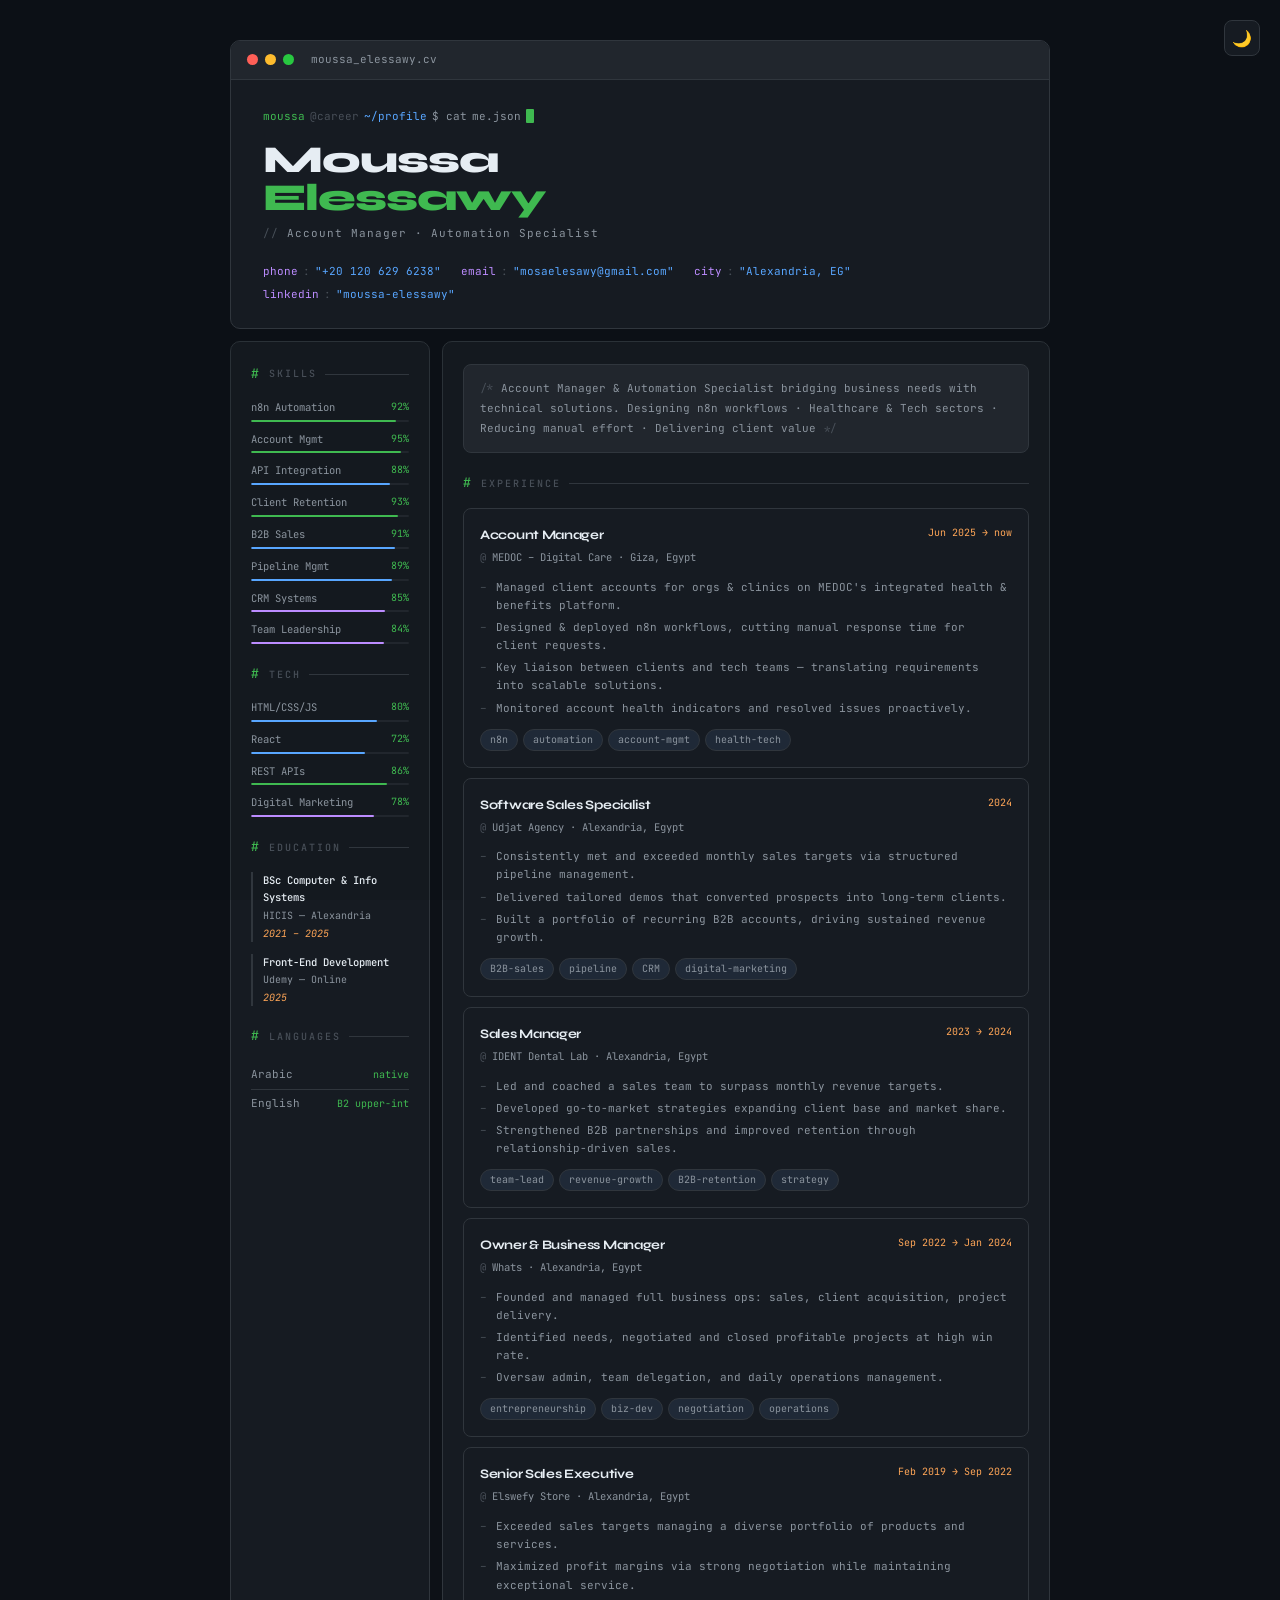
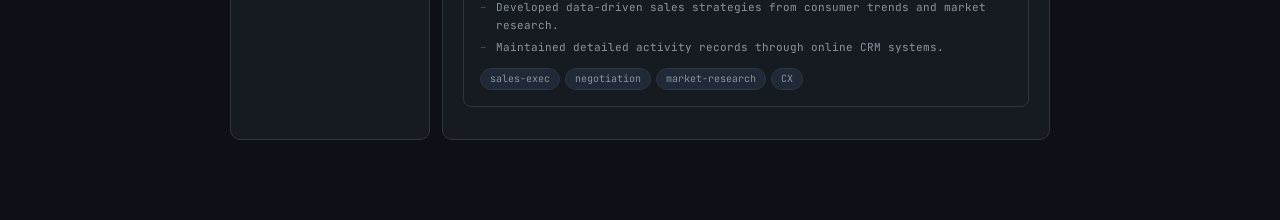
<file: index (1).html>
<!DOCTYPE html>
<html lang="en" data-theme="dark">
<head>
<meta charset="UTF-8">
<meta name="viewport" content="width=device-width, initial-scale=1.0">
<title>Moussa Elessawy — CV</title>
<link href="https://fonts.googleapis.com/css2?family=JetBrains+Mono:wght@300;400;500;700&family=Syne:wght@700;800&display=swap" rel="stylesheet">
<style>
*, *::before, *::after { box-sizing: border-box; margin: 0; padding: 0; }

/* ── TOKENS ── */
[data-theme="dark"] {
  --bg:       #0d1117;
  --surface:  #161b22;
  --surface2: #21262d;
  --border:   #30363d;
  --text:     #e6edf3;
  --text2:    #8b949e;
  --text3:    #484f58;
  --green:    #3fb950;
  --cyan:     #58a6ff;
  --purple:   #bc8cff;
  --orange:   #ffa657;
  --accent:   #3fb950;
  --tag-bg:   #1f2937;
}
[data-theme="light"] {
  --bg:       #f6f8fa;
  --surface:  #ffffff;
  --surface2: #f0f3f6;
  --border:   #d0d7de;
  --text:     #1f2328;
  --text2:    #656d76;
  --text3:    #afb8c1;
  --green:    #1a7f37;
  --cyan:     #0969da;
  --purple:   #8250df;
  --orange:   #bc4c00;
  --accent:   #1a7f37;
  --tag-bg:   #eaeef2;
}

html { scroll-behavior: smooth; }

body {
  background: var(--bg);
  color: var(--text);
  font-family: 'JetBrains Mono', monospace;
  font-size: 13px;
  line-height: 1.6;
  transition: background .3s, color .3s;
  min-height: 100vh;
}

/* ── TOGGLE ── */
#toggle {
  position: fixed;
  top: 20px; right: 20px;
  z-index: 100;
  background: var(--surface);
  border: 1px solid var(--border);
  color: var(--text2);
  width: 36px; height: 36px;
  border-radius: 8px;
  cursor: pointer;
  font-size: 16px;
  display: flex; align-items: center; justify-content: center;
  transition: background .3s, border-color .3s, transform .2s;
}
#toggle:hover { border-color: var(--accent); transform: scale(1.08); }

/* ── PROGRESS ── */
#prog {
  position: fixed; top: 0; left: 0;
  height: 2px; width: 0;
  background: var(--accent);
  z-index: 200;
  transition: width .1s linear;
}

/* ── LAYOUT ── */
.wrap {
  max-width: 860px;
  margin: 0 auto;
  padding: 40px 20px 80px;
}

/* ── HEADER ── */
.hdr {
  background: var(--surface);
  border: 1px solid var(--border);
  border-radius: 10px;
  overflow: hidden;
  margin-bottom: 12px;
  transition: background .3s, border-color .3s;
}

.titlebar {
  background: var(--surface2);
  border-bottom: 1px solid var(--border);
  padding: 10px 16px;
  display: flex; align-items: center; gap: 7px;
  transition: background .3s, border-color .3s;
}
.dot { width: 11px; height: 11px; border-radius: 50%; }
.dot.r { background: #ff5f57; }
.dot.y { background: #febc2e; }
.dot.g { background: #28c840; }
.tbar-txt { margin-left: 10px; font-size: 11px; color: var(--text2); }

.hdr-body { padding: 28px 32px 24px; }

.prompt {
  font-size: 11px; color: var(--text3);
  margin-bottom: 16px;
  display: flex; align-items: center; gap: 5px;
}
.prompt .p-user { color: var(--green); }
.prompt .p-path { color: var(--cyan); }
.prompt .p-cmd  { color: var(--text2); }
.blink {
  display: inline-block; width: 8px; height: 14px;
  background: var(--accent); vertical-align: middle;
  animation: blink .9s step-end infinite; border-radius: 1px;
}
@keyframes blink { 50% { opacity: 0; } }

.name {
  font-family: 'Syne', sans-serif;
  font-size: 38px; font-weight: 800;
  color: var(--text);
  letter-spacing: -1px; line-height: 1;
  margin-bottom: 8px;
  transition: color .3s;
}
.name span { color: var(--accent); }

.role {
  font-size: 11px; color: var(--text2);
  letter-spacing: 1px;
  margin-bottom: 20px;
}
.role::before { content: '// '; color: var(--text3); }

.contacts {
  display: flex; flex-wrap: wrap; gap: 6px 20px;
  font-size: 11px;
}
.contact { display: flex; align-items: center; gap: 5px; color: var(--text2); text-decoration: none; transition: color .2s; }
.contact:hover { color: var(--accent); }
.contact .k { color: var(--purple); }
.contact .eq { color: var(--text3); }
.contact .v { color: var(--cyan); }

/* ── GRID ── */
.grid {
  display: grid;
  grid-template-columns: 200px 1fr;
  gap: 12px;
}

/* ── PANEL ── */
.panel {
  background: var(--surface);
  border: 1px solid var(--border);
  border-radius: 10px;
  padding: 22px 20px;
  transition: background .3s, border-color .3s;
}

/* ── SECTION LABEL ── */
.slabel {
  font-size: 10px; font-weight: 500;
  color: var(--text3);
  letter-spacing: 2px;
  text-transform: uppercase;
  margin-bottom: 14px;
  margin-top: 20px;
  display: flex; align-items: center; gap: 8px;
}
.slabel:first-child { margin-top: 0; }
.slabel::before { content: '#'; color: var(--accent); font-size: 13px; }
.slabel::after { content: ''; flex: 1; height: 1px; background: var(--border); }

/* ── SKILLS ── */
.skill { margin-bottom: 9px; }
.skill-head {
  display: flex; justify-content: space-between;
  font-size: 10.5px; margin-bottom: 4px;
}
.skill-head .sn { color: var(--text2); }
.skill-head .sp { color: var(--accent); font-size: 10px; }
.bar {
  height: 2px; background: var(--surface2);
  border-radius: 2px; overflow: hidden;
  transition: background .3s;
}
.bar-fill {
  height: 100%; width: 0;
  border-radius: 2px;
  transition: width 1s cubic-bezier(.4,0,.2,1);
}
.bf-g { background: var(--green); }
.bf-c { background: var(--cyan); }
.bf-p { background: var(--purple); }

/* ── EDU ── */
.edu { margin-bottom: 12px; border-left: 2px solid var(--border); padding-left: 10px; transition: border-color .2s; }
.edu:hover { border-color: var(--accent); }
.edu-deg { font-size: 10.5px; font-weight: 500; color: var(--text); margin-bottom: 2px; }
.edu-school { font-size: 10px; color: var(--text2); margin-bottom: 2px; }
.edu-yr { font-size: 10px; color: var(--orange); font-style: italic; }

/* ── LANG ── */
.lang {
  display: flex; justify-content: space-between; align-items: center;
  padding: 5px 0; border-bottom: 1px solid var(--border);
  font-size: 11px;
}
.lang:last-child { border-bottom: none; }
.lang .ln { color: var(--text2); }
.lang .ll { font-size: 10px; color: var(--accent); }

/* ── SUMMARY ── */
.summary {
  background: var(--surface2);
  border: 1px solid var(--border);
  border-radius: 8px;
  padding: 14px 16px;
  margin-bottom: 16px;
  font-size: 11px; line-height: 1.8; color: var(--text2);
  transition: background .3s, border-color .3s;
}
.summary .cm { color: var(--text3); }

/* ── JOB ── */
.job {
  border: 1px solid var(--border);
  border-radius: 8px;
  padding: 16px;
  margin-bottom: 10px;
  transition: border-color .25s, transform .4s ease, box-shadow .25s, background .3s;
  background: var(--surface);
  /* antigravity float */
  animation: float 6s ease-in-out infinite;
}
.job:nth-child(2) { animation-duration: 7s; animation-delay: .5s; }
.job:nth-child(3) { animation-duration: 5.5s; animation-delay: 1s; }
.job:nth-child(4) { animation-duration: 8s; animation-delay: 1.5s; }
.job:nth-child(5) { animation-duration: 6.5s; animation-delay: .3s; }

@keyframes float {
  0%, 100% { transform: translateY(0); }
  50%       { transform: translateY(-5px); }
}

.job:hover {
  border-color: var(--accent);
  box-shadow: 0 4px 20px rgba(0,0,0,0.12);
  animation: none;
  transform: translateY(-6px);
}

.job-top {
  display: flex; justify-content: space-between;
  align-items: flex-start; margin-bottom: 3px;
}
.job-title {
  font-size: 13px; font-weight: 700;
  color: var(--text);
  font-family: 'Syne', sans-serif;
  letter-spacing: -.3px;
}
.job-date {
  font-size: 10px; color: var(--orange);
  white-space: nowrap;
}
.job-co {
  font-size: 10.5px; color: var(--text2);
  margin-bottom: 10px;
}
.job-co::before { content: '@ '; color: var(--text3); }

.bullets { list-style: none; margin-bottom: 10px; }
.bullets li {
  font-size: 11px; color: var(--text2);
  padding: 2px 0 2px 16px; position: relative; line-height: 1.65;
}
.bullets li::before {
  content: '–'; position: absolute; left: 0;
  color: var(--text3);
}

/* ── TAGS ── */
.tags { display: flex; flex-wrap: wrap; gap: 5px; }
.tag {
  font-size: 10px; padding: 2px 9px;
  border-radius: 20px;
  background: var(--tag-bg);
  border: 1px solid var(--border);
  color: var(--text2);
  cursor: default;
  transition: transform .3s cubic-bezier(.34,1.56,.64,1), color .2s, border-color .2s, background .3s;
  animation: tagfloat 5s ease-in-out infinite;
}
.tag:nth-child(2) { animation-delay: .4s; }
.tag:nth-child(3) { animation-delay: .8s; }
.tag:nth-child(4) { animation-delay: 1.2s; }
@keyframes tagfloat {
  0%,100% { transform: translateY(0); }
  50%      { transform: translateY(-2px); }
}
.tag:hover {
  transform: translateY(-7px) scale(1.1) !important;
  animation: none;
  color: var(--accent);
  border-color: var(--accent);
}

/* ── REVEAL ── */
.reveal {
  opacity: 0; transform: translateY(20px);
  transition: opacity .5s ease, transform .5s ease;
}
.reveal.in { opacity: 1; transform: translateY(0); }

/* ── FLOATING CODE DEBRIS ── */
#debris {
  position: fixed; inset: 0;
  pointer-events: none; z-index: 0;
  opacity: .4;
}

/* ── MOBILE ── */
@media (max-width: 700px) {

  /* ── BASE ── */
  body { font-size: 12px; -webkit-text-size-adjust: 100%; }

  #toggle { top: 10px; right: 10px; width: 32px; height: 32px; font-size: 14px; border-radius: 6px; }

  .wrap { padding: 10px 10px 60px; }

  /* ── HEADER ── */
  .hdr { margin-bottom: 10px; border-radius: 8px; }
  .hdr-body { padding: 16px 14px 14px; }

  .titlebar { padding: 8px 12px; }
  .tbar-txt { font-size: 10px; }
  .dot { width: 9px; height: 9px; }

  .prompt {
    font-size: 10px;
    flex-wrap: wrap;
    gap: 3px;
    margin-bottom: 10px;
  }

  .name { font-size: 28px; margin-bottom: 5px; }
  .role { font-size: 10px; margin-bottom: 12px; letter-spacing: 0.5px; }

  .contacts { flex-direction: column; gap: 5px; }
  .contact { font-size: 10.5px; }
  .contact .v { color: var(--cyan); }

  /* ── GRID → single column, sidebar BELOW main ── */
  .grid {
    grid-template-columns: 1fr;
    grid-template-rows: auto auto;
    gap: 10px;
  }

  /* on mobile: show main (experience) first, sidebar (skills) second */
  .panel:first-child  { order: 2; } /* sidebar */
  .panel:last-child   { order: 1; } /* main    */

  .panel { padding: 14px 12px; border-radius: 8px; }

  /* ── SECTION LABEL ── */
  .slabel { font-size: 9.5px; margin-top: 14px; margin-bottom: 10px; }
  .slabel:first-child { margin-top: 0; }

  /* ── SKILLS ── */
  .skill { margin-bottom: 8px; }
  .skill-head { font-size: 10.5px; }
  .bar { height: 3px; }

  /* ── EDU ── */
  .edu { margin-bottom: 10px; }
  .edu-deg { font-size: 10.5px; }
  .edu-school { font-size: 10px; }
  .edu-yr { font-size: 9.5px; }

  /* ── LANG ── */
  .lang { font-size: 10.5px; }
  .lang .ll { font-size: 9.5px; }

  /* ── SUMMARY ── */
  .summary { font-size: 10.5px; padding: 12px; line-height: 1.75; margin-bottom: 12px; }

  /* ── JOBS — keep same look, just no float animation ── */
  .job {
    padding: 14px;
    margin-bottom: 8px;
    animation: none !important;
    transform: none !important;
  }
  .job:active { border-color: var(--accent); }

  .job-top { display: flex; flex-direction: row; flex-wrap: wrap; gap: 4px; align-items: baseline; margin-bottom: 3px; }
  .job-title { font-size: 13px; flex: 1; min-width: 0; }
  .job-date { font-size: 10px; white-space: nowrap; }
  .job-co { font-size: 10px; margin-bottom: 8px; }

  .bullets li { font-size: 10.5px; line-height: 1.6; }

  /* ── TAGS ── */
  .tags { gap: 4px; }
  .tag {
    font-size: 9.5px;
    padding: 2px 8px;
    animation: none !important;
    transform: none !important;
  }
}

/* ── PRINT ── */
@media print {
  #toggle, #prog, #debris { display: none !important; }
  * { animation: none !important; opacity: 1 !important; transform: none !important; }
  body { background: white; }
}
</style>
</head>
<body>

<div id="prog"></div>
<button id="toggle" title="Toggle theme">🌙</button>
<canvas id="debris"></canvas>

<div class="wrap">

  <!-- HEADER -->
  <div class="hdr reveal">
    <div class="titlebar">
      <div class="dot r"></div><div class="dot y"></div><div class="dot g"></div>
      <span class="tbar-txt">moussa_elessawy.cv</span>
    </div>
    <div class="hdr-body">
      <div class="prompt">
        <span class="p-user">moussa</span>
        <span style="color:var(--text3)">@career</span>
        <span class="p-path">~/profile</span>
        <span class="p-cmd">$ cat</span>
        <span style="color:var(--text2)">me.json</span>
        <span class="blink"></span>
      </div>
      <div class="name">Moussa<br><span>Elessawy</span></div>
      <div class="role">Account Manager · Automation Specialist</div>
      <div class="contacts">
        <span class="contact"><span class="k">phone</span><span class="eq">:</span><span class="v">"+20 120 629 6238"</span></span>
        <a href="mailto:mosaelesawy@gmail.com" class="contact"><span class="k">email</span><span class="eq">:</span><span class="v">"mosaelesawy@gmail.com"</span></a>
        <span class="contact"><span class="k">city</span><span class="eq">:</span><span class="v">"Alexandria, EG"</span></span>
        <a href="https://linkedin.com/in/moussa-elessawy-217aa6236" target="_blank" class="contact"><span class="k">linkedin</span><span class="eq">:</span><span class="v">"moussa-elessawy"</span></a>
      </div>
    </div>
  </div>

  <!-- GRID -->
  <div class="grid">

    <!-- SIDEBAR -->
    <div class="panel">

      <div class="slabel reveal">skills</div>
      <div class="skill reveal"><div class="skill-head"><span class="sn">n8n Automation</span><span class="sp">92%</span></div><div class="bar"><div class="bar-fill bf-g" data-w="92"></div></div></div>
      <div class="skill reveal"><div class="skill-head"><span class="sn">Account Mgmt</span><span class="sp">95%</span></div><div class="bar"><div class="bar-fill bf-g" data-w="95"></div></div></div>
      <div class="skill reveal"><div class="skill-head"><span class="sn">API Integration</span><span class="sp">88%</span></div><div class="bar"><div class="bar-fill bf-c" data-w="88"></div></div></div>
      <div class="skill reveal"><div class="skill-head"><span class="sn">Client Retention</span><span class="sp">93%</span></div><div class="bar"><div class="bar-fill bf-g" data-w="93"></div></div></div>
      <div class="skill reveal"><div class="skill-head"><span class="sn">B2B Sales</span><span class="sp">91%</span></div><div class="bar"><div class="bar-fill bf-c" data-w="91"></div></div></div>
      <div class="skill reveal"><div class="skill-head"><span class="sn">Pipeline Mgmt</span><span class="sp">89%</span></div><div class="bar"><div class="bar-fill bf-c" data-w="89"></div></div></div>
      <div class="skill reveal"><div class="skill-head"><span class="sn">CRM Systems</span><span class="sp">85%</span></div><div class="bar"><div class="bar-fill bf-p" data-w="85"></div></div></div>
      <div class="skill reveal"><div class="skill-head"><span class="sn">Team Leadership</span><span class="sp">84%</span></div><div class="bar"><div class="bar-fill bf-p" data-w="84"></div></div></div>

      <div class="slabel reveal">tech</div>
      <div class="skill reveal"><div class="skill-head"><span class="sn">HTML/CSS/JS</span><span class="sp">80%</span></div><div class="bar"><div class="bar-fill bf-c" data-w="80"></div></div></div>
      <div class="skill reveal"><div class="skill-head"><span class="sn">React</span><span class="sp">72%</span></div><div class="bar"><div class="bar-fill bf-c" data-w="72"></div></div></div>
      <div class="skill reveal"><div class="skill-head"><span class="sn">REST APIs</span><span class="sp">86%</span></div><div class="bar"><div class="bar-fill bf-g" data-w="86"></div></div></div>
      <div class="skill reveal"><div class="skill-head"><span class="sn">Digital Marketing</span><span class="sp">78%</span></div><div class="bar"><div class="bar-fill bf-p" data-w="78"></div></div></div>

      <div class="slabel reveal">education</div>
      <div class="edu reveal">
        <div class="edu-deg">BSc Computer &amp; Info Systems</div>
        <div class="edu-school">HICIS — Alexandria</div>
        <div class="edu-yr">2021 – 2025</div>
      </div>
      <div class="edu reveal">
        <div class="edu-deg">Front-End Development</div>
        <div class="edu-school">Udemy — Online</div>
        <div class="edu-yr">2025</div>
      </div>

      <div class="slabel reveal">languages</div>
      <div class="lang reveal"><span class="ln">Arabic</span><span class="ll">native</span></div>
      <div class="lang reveal"><span class="ln">English</span><span class="ll">B2 upper-int</span></div>

    </div>

    <!-- MAIN -->
    <div class="panel">

      <div class="summary reveal">
        <span class="cm">/* </span>Account Manager &amp; Automation Specialist bridging business needs with technical solutions.
        Designing n8n workflows · Healthcare &amp; Tech sectors · Reducing manual effort · Delivering client value<span class="cm"> */</span>
      </div>

      <div class="slabel reveal">experience</div>

      <div class="job reveal">
        <div class="job-top">
          <div class="job-title">Account Manager</div>
          <div class="job-date">Jun 2025 → now</div>
        </div>
        <div class="job-co">MEDOC – Digital Care · Giza, Egypt</div>
        <ul class="bullets">
          <li>Managed client accounts for orgs &amp; clinics on MEDOC's integrated health &amp; benefits platform.</li>
          <li>Designed &amp; deployed n8n workflows, cutting manual response time for client requests.</li>
          <li>Key liaison between clients and tech teams — translating requirements into scalable solutions.</li>
          <li>Monitored account health indicators and resolved issues proactively.</li>
        </ul>
        <div class="tags">
          <span class="tag">n8n</span><span class="tag">automation</span><span class="tag">account-mgmt</span><span class="tag">health-tech</span>
        </div>
      </div>

      <div class="job reveal">
        <div class="job-top">
          <div class="job-title">Software Sales Specialist</div>
          <div class="job-date">2024</div>
        </div>
        <div class="job-co">Udjat Agency · Alexandria, Egypt</div>
        <ul class="bullets">
          <li>Consistently met and exceeded monthly sales targets via structured pipeline management.</li>
          <li>Delivered tailored demos that converted prospects into long-term clients.</li>
          <li>Built a portfolio of recurring B2B accounts, driving sustained revenue growth.</li>
        </ul>
        <div class="tags">
          <span class="tag">B2B-sales</span><span class="tag">pipeline</span><span class="tag">CRM</span><span class="tag">digital-marketing</span>
        </div>
      </div>

      <div class="job reveal">
        <div class="job-top">
          <div class="job-title">Sales Manager</div>
          <div class="job-date">2023 → 2024</div>
        </div>
        <div class="job-co">IDENT Dental Lab · Alexandria, Egypt</div>
        <ul class="bullets">
          <li>Led and coached a sales team to surpass monthly revenue targets.</li>
          <li>Developed go-to-market strategies expanding client base and market share.</li>
          <li>Strengthened B2B partnerships and improved retention through relationship-driven sales.</li>
        </ul>
        <div class="tags">
          <span class="tag">team-lead</span><span class="tag">revenue-growth</span><span class="tag">B2B-retention</span><span class="tag">strategy</span>
        </div>
      </div>

      <div class="job reveal">
        <div class="job-top">
          <div class="job-title">Owner &amp; Business Manager</div>
          <div class="job-date">Sep 2022 → Jan 2024</div>
        </div>
        <div class="job-co">Whats · Alexandria, Egypt</div>
        <ul class="bullets">
          <li>Founded and managed full business ops: sales, client acquisition, project delivery.</li>
          <li>Identified needs, negotiated and closed profitable projects at high win rate.</li>
          <li>Oversaw admin, team delegation, and daily operations management.</li>
        </ul>
        <div class="tags">
          <span class="tag">entrepreneurship</span><span class="tag">biz-dev</span><span class="tag">negotiation</span><span class="tag">operations</span>
        </div>
      </div>

      <div class="job reveal">
        <div class="job-top">
          <div class="job-title">Senior Sales Executive</div>
          <div class="job-date">Feb 2019 → Sep 2022</div>
        </div>
        <div class="job-co">Elswefy Store · Alexandria, Egypt</div>
        <ul class="bullets">
          <li>Exceeded sales targets managing a diverse portfolio of products and services.</li>
          <li>Maximized profit margins via strong negotiation while maintaining exceptional service.</li>
          <li>Developed data-driven sales strategies from consumer trends and market research.</li>
          <li>Maintained detailed activity records through online CRM systems.</li>
        </ul>
        <div class="tags">
          <span class="tag">sales-exec</span><span class="tag">negotiation</span><span class="tag">market-research</span><span class="tag">CX</span>
        </div>
      </div>

    </div>
  </div>
</div>

<script>
// ── PROGRESS ──
const prog = document.getElementById('prog');
window.addEventListener('scroll', () => {
  const pct = window.scrollY / (document.body.scrollHeight - innerHeight) * 100;
  prog.style.width = Math.min(pct, 100) + '%';
});

// ── THEME TOGGLE ──
const btn = document.getElementById('toggle');
let dark = true;
btn.addEventListener('click', () => {
  dark = !dark;
  document.documentElement.setAttribute('data-theme', dark ? 'dark' : 'light');
  btn.textContent = dark ? '🌙' : '☀️';
});

// ── REVEAL ──
const revs = document.querySelectorAll('.reveal');
const obs = new IntersectionObserver(entries => {
  entries.forEach(e => {
    if (e.isIntersecting) {
      e.target.classList.add('in');
      e.target.querySelectorAll('.bar-fill').forEach(b => {
        setTimeout(() => b.style.width = b.dataset.w + '%', 250);
      });
      obs.unobserve(e.target);
    }
  });
}, { threshold: 0.08 });
revs.forEach((el, i) => {
  el.style.transitionDelay = Math.min(i * 0.05, 0.35) + 's';
  obs.observe(el);
});

// ── CODE RAIN BACKGROUND ──
const cv = document.getElementById('debris');
const cx = cv.getContext('2d');

function resizeCv() { cv.width = innerWidth; cv.height = innerHeight; initCols(); }
window.addEventListener('resize', resizeCv);

// Real code snippets — split into individual tokens per column
const codeLines = [
  'const user = {', '  name: "Moussa",', '  role: "AM",',
  '  skills: [', '    "n8n",', '    "APIs",', '    "CRM"', '  ]', '};',
  'function automate(flow) {', '  return flow', '    .filter(ok)', '    .map(run);', '}',
  'async function fetch(url) {', '  const res = await', '    api.get(url);', '  return res.data;', '}',
  'workflow.on("trigger", e => {', '  notify(e.client);', '  log(e.ts);', '});',
  'if (client.happy) {', '  retain();', '} else {', '  escalate();', '}',
  'const pipeline =', '  leads.filter(q)', '  .map(demo)', '  .close();',
  'class Account {', '  constructor(id) {', '    this.id = id;', '  }',
  '  async health() {', '    return kpi.get(id);', '  }', '}',
  '// integrate CRM', 'webhook.post("/lead",', '  async (req) => {', '    await crm.add(req);', '  });',
  'export default {', '  manager: Moussa,', '  stack: n8n,', '  mode: "auto"', '};',
  'import { n8n }', '  from "@workflow";',
  'const deal = await', '  sales.close(lead);',
  'return { success: true };', 'console.log("done ✓");',
];

const FONT_SIZE = 12;
const COL_W     = () => window.innerWidth < 640 ? 110 : 200;
let cols = [];

function initCols() {
  const cw = COL_W();
  const numCols = Math.ceil(cv.width / cw) + 1;
  cols = Array.from({ length: numCols }, (_, i) => ({
    x: i * cw + Math.random() * 30 - 15,
    y: Math.random() * -cv.height * 1.5,           // start above screen
    speed: Math.random() * 0.5 + 0.25,             // slow rain
    lines: shuffleLines(),
    lineIdx: 0,
    lineY: 0,
  }));
}

function shuffleLines() {
  const arr = [...codeLines];
  for (let i = arr.length - 1; i > 0; i--) {
    const j = Math.floor(Math.random() * (i + 1));
    [arr[i], arr[j]] = [arr[j], arr[i]];
  }
  return arr;
}

// colour per token type (very simple classifier)
function tokenColor(line, isDark) {
  const t = line.trim();
  if (/^\/\//.test(t))                              return isDark ? '#3fb950' : '#1a7f37';   // comment → green
  if (/^(const|let|var|function|class|return|import|export|async|await|if|else)/.test(t))
                                                     return isDark ? '#ff7b72' : '#cf222e';   // keyword → red
  if (/^["'`]/.test(t) || /".*"/.test(t))           return isDark ? '#a5d6ff' : '#0a3069';   // string → light blue
  if (/^\s*\/\//.test(line))                         return isDark ? '#3fb950' : '#1a7f37';
  if (/[(){}[\]]/.test(t) && t.length <= 3)         return isDark ? '#ffa657' : '#bc4c00';   // bracket → orange
  return isDark ? '#8b949e' : '#656d76';                                                       // default → muted
}

function drawRain() {
  // fade trail
  const isDark = document.documentElement.getAttribute('data-theme') === 'dark';
  cx.fillStyle = isDark ? 'rgba(13,17,23,0.18)' : 'rgba(246,248,250,0.18)';
  cx.fillRect(0, 0, cv.width, cv.height);

  cx.font = `${window.innerWidth < 640 ? 10 : 12}px "JetBrains Mono", monospace`;

  cols.forEach(col => {
    const line = col.lines[col.lineIdx % col.lines.length];
    const y    = col.y;

    if (y > 0 && y < cv.height + FONT_SIZE) {
      cx.globalAlpha = 0.28;
      cx.fillStyle   = tokenColor(line, isDark);
      cx.fillText(line, col.x, y);
    }

    col.y += col.speed;

    // advance to next line every FONT_SIZE+4 px
    if (col.y - col.lineY > FONT_SIZE + 4) {
      col.lineY = col.y;
      col.lineIdx++;
    }

    // reset column when it exits bottom
    if (col.y > cv.height + 200) {
      col.y      = Math.random() * -cv.height;
      col.lineY  = col.y;
      col.lineIdx = 0;
      col.speed  = Math.random() * 0.5 + 0.25;
      col.lines  = shuffleLines();
    }
  });

  requestAnimationFrame(drawRain);
}

resizeCv();
drawRain();
</script>
</body>
</html>
</file>
<file: style.css>
*, *::before, *::after { box-sizing: border-box; margin: 0; padding: 0; }

/* ── TOKENS ── */
[data-theme="dark"] {
  --bg:       #0d1117;
  --surface:  #161b22;
  --surface2: #21262d;
  --border:   #30363d;
  --text:     #e6edf3;
  --text2:    #8b949e;
  --text3:    #484f58;
  --green:    #3fb950;
  --cyan:     #58a6ff;
  --purple:   #bc8cff;
  --orange:   #ffa657;
  --accent:   #3fb950;
  --tag-bg:   #1f2937;
  --card-bg:  #161b22;
  --nav-bg:   rgba(13,17,23,0.92);
}
[data-theme="light"] {
  --bg:       #f6f8fa;
  --surface:  #ffffff;
  --surface2: #f0f3f6;
  --border:   #d0d7de;
  --text:     #1f2328;
  --text2:    #656d76;
  --text3:    #afb8c1;
  --green:    #1a7f37;
  --cyan:     #0969da;
  --purple:   #8250df;
  --orange:   #bc4c00;
  --accent:   #1a7f37;
  --tag-bg:   #eaeef2;
  --card-bg:  #ffffff;
  --nav-bg:   rgba(246,248,250,0.92);
}

html { scroll-behavior: smooth; scroll-padding-top: 64px; }

body {
  background: var(--bg);
  color: var(--text);
  font-family: 'JetBrains Mono', monospace;
  font-size: 13px;
  line-height: 1.6;
  transition: background .3s, color .3s;
  min-height: 100vh;
}

/* ── PROGRESS BAR ── */
#prog {
  position: fixed; top: 0; left: 0;
  height: 2px; width: 0;
  background: var(--accent);
  z-index: 300;
  transition: width .1s linear;
}

/* ── THEME TOGGLE ── */
#toggle {
  position: fixed;
  bottom: 24px; right: 24px;
  z-index: 200;
  background: var(--surface);
  border: 1px solid var(--border);
  color: var(--text2);
  width: 44px; height: 44px;
  border-radius: 12px;
  cursor: pointer;
  font-size: 18px;
  display: flex; align-items: center; justify-content: center;
  transition: background .3s, border-color .3s, transform .2s;
  box-shadow: 0 2px 12px rgba(0,0,0,0.15);
}
#toggle:hover { border-color: var(--accent); transform: scale(1.08); }

/* ── STICKY NAVIGATION ── */
.nav {
  position: fixed;
  top: 0; left: 0; right: 0;
  z-index: 250;
  background: var(--nav-bg);
  backdrop-filter: blur(12px);
  -webkit-backdrop-filter: blur(12px);
  border-bottom: 1px solid transparent;
  transition: border-color .3s, background .3s;
}
.nav.scrolled {
  border-bottom-color: var(--border);
}
.nav-inner {
  max-width: 900px;
  margin: 0 auto;
  padding: 0 20px;
  height: 56px;
  display: flex;
  align-items: center;
  justify-content: space-between;
}
.nav-logo {
  font-family: 'Syne', sans-serif;
  font-size: 20px;
  font-weight: 800;
  color: var(--text);
  text-decoration: none;
  letter-spacing: -1px;
}
.nav-logo span { color: var(--accent); }
.nav-links {
  display: flex;
  align-items: center;
  gap: 6px;
}
.nav-link {
  font-size: 12px;
  color: var(--text2);
  text-decoration: none;
  padding: 6px 12px;
  border-radius: 6px;
  transition: color .2s, background .2s;
  font-weight: 500;
}
.nav-link:hover,
.nav-link.active {
  color: var(--text);
  background: var(--surface2);
}
.nav-cta {
  font-size: 12px;
  color: #fff;
  background: var(--accent);
  text-decoration: none;
  padding: 7px 16px;
  border-radius: 8px;
  font-weight: 600;
  transition: opacity .2s, transform .2s;
  margin-left: 4px;
}
.nav-cta:hover {
  opacity: 0.9;
  transform: translateY(-1px);
}
.nav-toggle {
  display: none;
  flex-direction: column;
  gap: 5px;
  background: none;
  border: none;
  cursor: pointer;
  padding: 4px;
}
.nav-toggle span {
  display: block;
  width: 22px;
  height: 2px;
  background: var(--text2);
  border-radius: 2px;
  transition: transform .3s, opacity .3s;
}
.nav-toggle.open span:nth-child(1) { transform: translateY(7px) rotate(45deg); }
.nav-toggle.open span:nth-child(2) { opacity: 0; }
.nav-toggle.open span:nth-child(3) { transform: translateY(-7px) rotate(-45deg); }

/* ── HERO SECTION ── */
.hero {
  padding: 100px 20px 60px;
  text-align: center;
}
.hero-content {
  max-width: 600px;
  margin: 0 auto;
}
.hero-avatar {
  width: 80px;
  height: 80px;
  border-radius: 18px;
  border: 2px solid var(--border);
  background: var(--surface2);
  margin-bottom: 20px;
  object-fit: contain;
}
.hero-name {
  font-family: 'Syne', sans-serif;
  font-size: 42px;
  font-weight: 800;
  color: var(--text);
  letter-spacing: -1.5px;
  line-height: 1.1;
  margin-bottom: 8px;
}
.hero-title {
  font-size: 16px;
  color: var(--accent);
  font-weight: 600;
  margin-bottom: 6px;
  letter-spacing: 0.5px;
}
.hero-subtitle {
  font-size: 13px;
  color: var(--text2);
  margin-bottom: 28px;
}
.hero-ctas {
  display: flex;
  flex-wrap: wrap;
  gap: 10px;
  justify-content: center;
}

/* ── BUTTONS ── */
.btn {
  display: inline-flex;
  align-items: center;
  justify-content: center;
  font-family: 'JetBrains Mono', monospace;
  font-size: 12px;
  font-weight: 600;
  text-decoration: none;
  padding: 10px 20px;
  border-radius: 8px;
  border: 1px solid var(--border);
  cursor: pointer;
  transition: all .2s;
}
.btn-outline {
  background: var(--surface);
  color: var(--text2);
}
.btn-outline:hover {
  border-color: var(--accent);
  color: var(--text);
  transform: translateY(-2px);
}
.btn-primary {
  background: var(--accent);
  color: #fff;
  border-color: var(--accent);
}
.btn-primary:hover {
  opacity: 0.9;
  transform: translateY(-2px);
  box-shadow: 0 4px 16px rgba(63,185,80,0.25);
}
.btn-large {
  padding: 14px 32px;
  font-size: 14px;
  border-radius: 10px;
}

/* ── SECTIONS ── */
.section {
  max-width: 900px;
  margin: 0 auto;
  padding: 0 20px 48px;
}
.section-title {
  font-family: 'Syne', sans-serif;
  font-size: 22px;
  font-weight: 800;
  color: var(--text);
  margin-bottom: 20px;
  letter-spacing: -0.5px;
  display: flex;
  align-items: center;
  gap: 10px;
}
.section-title::before {
  content: '#';
  color: var(--accent);
  font-size: 18px;
}
.section-title::after {
  content: '';
  flex: 1;
  height: 1px;
  background: var(--border);
}
.subsection-title {
  font-size: 14px;
  font-weight: 700;
  color: var(--text);
  margin: 24px 0 12px;
  font-family: 'Syne', sans-serif;
}

/* ── ABOUT SECTION ── */
.about-grid {
  display: grid;
  grid-template-columns: 1fr 1fr;
  gap: 24px;
  margin-bottom: 8px;
}
.about-text p {
  font-size: 13px;
  color: var(--text2);
  line-height: 1.7;
  margin-bottom: 8px;
}
.about-text strong { color: var(--text); }
.about-quick {
  display: grid;
  grid-template-columns: 1fr 1fr;
  gap: 10px;
}
.quick-card {
  background: var(--surface);
  border: 1px solid var(--border);
  border-radius: 10px;
  padding: 14px;
  text-align: center;
  transition: border-color .2s, transform .2s;
}
.quick-card:hover {
  border-color: var(--accent);
  transform: translateY(-2px);
}
.quick-icon {
  font-size: 20px;
  margin-bottom: 4px;
}
.quick-label {
  font-size: 10px;
  color: var(--text3);
  text-transform: uppercase;
  letter-spacing: 1px;
}
.quick-value {
  font-size: 11px;
  color: var(--text);
  font-weight: 600;
}

/* ── SKILLS ── */
.skills-grid {
  display: grid;
  grid-template-columns: 1fr 1fr;
  gap: 10px 20px;
}
.skill-item {
  display: flex;
  flex-direction: column;
  gap: 4px;
}
.skill-name {
  font-size: 11px;
  color: var(--text2);
  font-weight: 500;
}
.skill-bar {
  height: 4px;
  background: var(--surface2);
  border-radius: 4px;
  overflow: hidden;
}
.skill-fill {
  height: 100%;
  width: 0;
  background: var(--accent);
  border-radius: 4px;
  transition: width 1s cubic-bezier(.4,0,.2,1);
}

/* ── TAGS ── */
.tags {
  display: flex;
  flex-wrap: wrap;
  gap: 6px;
  margin: 8px 0;
}
.tag {
  font-size: 11px;
  padding: 4px 10px;
  border-radius: 20px;
  background: var(--tag-bg);
  border: 1px solid var(--border);
  color: var(--text2);
  cursor: pointer;
  transition: transform .2s, color .2s, border-color .2s;
}
.tag:hover {
  transform: translateY(-2px);
  color: var(--accent);
  border-color: var(--accent);
}

/* ── EDUCATION & LANGUAGES ── */
.about-row {
  display: grid;
  grid-template-columns: 1fr 1fr;
  gap: 24px;
  margin-top: 8px;
}
.edu-item {
  padding: 12px 14px;
  background: var(--surface);
  border: 1px solid var(--border);
  border-radius: 8px;
  margin-bottom: 8px;
  transition: border-color .2s;
}
.edu-item:hover { border-color: var(--accent); }
.edu-degree {
  font-size: 12px;
  font-weight: 600;
  color: var(--text);
  margin-bottom: 2px;
}
.edu-school {
  font-size: 11px;
  color: var(--text2);
  margin-bottom: 2px;
}
.edu-year {
  font-size: 11px;
  color: var(--orange);
  font-style: italic;
}
.lang-item {
  display: flex;
  justify-content: space-between;
  align-items: center;
  padding: 10px 14px;
  background: var(--surface);
  border: 1px solid var(--border);
  border-radius: 8px;
  margin-bottom: 8px;
  transition: border-color .2s;
}
.lang-item:hover { border-color: var(--accent); }
.lang-name {
  font-size: 12px;
  color: var(--text);
  font-weight: 500;
}
.lang-level {
  font-size: 11px;
  color: var(--accent);
}

/* ── PROJECT CARDS ── */
.project-card {
  background: var(--surface);
  border: 1px solid var(--border);
  border-radius: 10px;
  padding: 20px;
  margin-bottom: 12px;
  transition: border-color .25s, transform .3s, box-shadow .25s;
}
.project-card:hover {
  border-color: var(--accent);
  box-shadow: 0 4px 20px rgba(0,0,0,0.1);
  transform: translateY(-3px);
}
.project-header {
  display: flex;
  justify-content: space-between;
  align-items: flex-start;
  gap: 10px;
  margin-bottom: 4px;
}
.project-name {
  font-family: 'Syne', sans-serif;
  font-size: 15px;
  font-weight: 700;
  color: var(--text);
  letter-spacing: -0.3px;
  flex: 1;
}
.project-metric {
  font-size: 11px;
  font-weight: 700;
  white-space: nowrap;
  padding: 3px 10px;
  border-radius: 20px;
  background: var(--surface2);
  border: 1px solid var(--border);
}
.metric-green { color: var(--green); border-color: var(--green); }
.metric-cyan { color: var(--cyan); border-color: var(--cyan); }
.metric-purple { color: var(--purple); border-color: var(--purple); }
.metric-orange { color: var(--orange); border-color: var(--orange); }
.project-co {
  font-size: 11px;
  color: var(--text2);
  margin-bottom: 12px;
}
.project-bullets {
  list-style: none;
  margin-bottom: 12px;
}
.project-bullets li {
  font-size: 12px;
  color: var(--text2);
  padding: 3px 0 3px 18px;
  position: relative;
  line-height: 1.6;
}
.project-bullets li::before {
  content: '>';
  position: absolute;
  left: 0;
  color: var(--accent);
  font-weight: 700;
}

/* ── EXPERIENCE CARDS ── */
.exp-card {
  background: var(--surface);
  border: 1px solid var(--border);
  border-radius: 10px;
  padding: 20px;
  margin-bottom: 12px;
  transition: border-color .25s, transform .3s, box-shadow .25s;
}
.exp-card:hover {
  border-color: var(--accent);
  box-shadow: 0 4px 20px rgba(0,0,0,0.1);
  transform: translateY(-3px);
}
.exp-top {
  display: flex;
  justify-content: space-between;
  align-items: flex-start;
  gap: 10px;
  margin-bottom: 2px;
}
.exp-role {
  font-family: 'Syne', sans-serif;
  font-size: 15px;
  font-weight: 700;
  color: var(--text);
  letter-spacing: -0.3px;
  flex: 1;
}
.exp-date {
  font-size: 11px;
  color: var(--orange);
  white-space: nowrap;
  font-weight: 600;
}
.exp-company {
  font-size: 12px;
  color: var(--text2);
  margin-bottom: 10px;
}
.exp-bullets {
  list-style: none;
  margin-bottom: 10px;
}
.exp-bullets li {
  font-size: 12px;
  color: var(--text2);
  padding: 3px 0 3px 18px;
  position: relative;
  line-height: 1.6;
}
.exp-bullets li::before {
  content: '>';
  position: absolute;
  left: 0;
  color: var(--accent);
  font-weight: 700;
}

/* ── CONTACT SECTION ── */
.contact-grid {
  display: grid;
  grid-template-columns: repeat(4, 1fr);
  gap: 12px;
  margin-bottom: 24px;
}
.contact-card {
  display: flex;
  flex-direction: column;
  align-items: center;
  text-align: center;
  text-decoration: none;
  background: var(--surface);
  border: 1px solid var(--border);
  border-radius: 10px;
  padding: 20px 12px;
  transition: border-color .25s, transform .3s, box-shadow .25s;
}
.contact-card:hover {
  border-color: var(--accent);
  transform: translateY(-3px);
  box-shadow: 0 4px 20px rgba(0,0,0,0.1);
}
.contact-icon {
  font-size: 24px;
  margin-bottom: 8px;
}
.contact-label {
  font-size: 11px;
  color: var(--text3);
  text-transform: uppercase;
  letter-spacing: 1px;
  margin-bottom: 4px;
}
.contact-value {
  font-size: 11px;
  color: var(--text);
  font-weight: 500;
  word-break: break-all;
}
.contact-cv-wrap {
  text-align: center;
}

/* ── FAQ SECTION ── */
.faq-item {
  border: 1px solid var(--border);
  border-radius: 10px;
  margin-bottom: 10px;
  background: var(--surface);
  overflow: hidden;
  transition: border-color .2s;
}
.faq-item:hover { border-color: var(--accent); }
.faq-q {
  padding: 14px 18px;
  font-size: 12px;
  font-weight: 700;
  color: var(--text);
  cursor: pointer;
  display: flex;
  justify-content: space-between;
  align-items: center;
  user-select: none;
}
.faq-q::before {
  content: '>';
  margin-right: 10px;
  color: var(--accent);
  font-weight: 700;
  transition: transform .25s;
  display: inline-block;
}
.faq-item.open .faq-q::before { transform: rotate(90deg); }
.faq-a {
  max-height: 0;
  overflow: hidden;
  padding: 0 18px;
  font-size: 12px;
  color: var(--text2);
  line-height: 1.75;
  transition: max-height .35s ease, padding .35s ease;
}
.faq-item.open .faq-a {
  max-height: 300px;
  padding: 0 18px 14px;
}

/* ── FOOTER ── */
.site-footer {
  text-align: center;
  padding: 24px 20px;
  color: var(--text3);
  font-size: 11px;
  border-top: 1px solid var(--border);
  margin-top: 24px;
}
.site-footer a {
  color: var(--cyan);
  text-decoration: none;
}
.site-footer a:hover { text-decoration: underline; }

/* ── REVEAL ON SCROLL ── */
.reveal {
  opacity: 0;
  transform: translateY(20px);
  transition: opacity .5s ease, transform .5s ease;
}
.reveal.in {
  opacity: 1;
  transform: translateY(0);
}

/* ── MOBILE ── */
@media (max-width: 768px) {
  body { font-size: 12px; }

  .nav-inner { padding: 0 16px; height: 52px; }
  .nav-logo { font-size: 18px; }
  .nav-links {
    position: fixed;
    top: 52px;
    left: 0; right: 0;
    background: var(--nav-bg);
    backdrop-filter: blur(12px);
    -webkit-backdrop-filter: blur(12px);
    flex-direction: column;
    padding: 8px 16px 12px;
    border-bottom: 1px solid var(--border);
    transform: translateY(-100%);
    opacity: 0;
    pointer-events: none;
    transition: transform .3s, opacity .3s;
    z-index: 240;
  }
  .nav-links.open {
    transform: translateY(0);
    opacity: 1;
    pointer-events: all;
  }
  .nav-link {
    width: 100%;
    text-align: center;
    padding: 10px;
    font-size: 13px;
    border-radius: 8px;
  }
  .nav-cta {
    width: 100%;
    text-align: center;
    padding: 12px;
    margin-left: 0;
    margin-top: 4px;
    font-size: 13px;
    border-radius: 8px;
  }
  .nav-toggle { display: flex; }

  .hero { padding: 76px 16px 36px; }
  .hero-avatar { width: 64px; height: 64px; border-radius: 14px; }
  .hero-name { font-size: 28px; letter-spacing: -1px; }
  .hero-title { font-size: 13px; }
  .hero-subtitle { font-size: 11px; margin-bottom: 24px; }
  .hero-ctas { gap: 8px; }
  .hero-ctas .btn { padding: 10px 16px; font-size: 11px; }

  .section { padding: 0 16px 36px; }
  .section-title { font-size: 18px; margin-bottom: 16px; }
  .subsection-title { font-size: 13px; margin: 20px 0 10px; }

  .about-grid {
    grid-template-columns: 1fr;
    gap: 16px;
  }
  .about-text p { font-size: 12px; }
  .about-quick { gap: 8px; }
  .quick-card { padding: 12px 10px; }
  .quick-icon { font-size: 18px; }
  .quick-label { font-size: 9px; }
  .quick-value { font-size: 10px; }

  .skills-grid { grid-template-columns: 1fr; gap: 8px; }
  .skill-name { font-size: 11px; }
  .skill-bar { height: 4px; }

  .tags { gap: 5px; }
  .tag { font-size: 10px; padding: 3px 8px; }

  .about-row { grid-template-columns: 1fr; gap: 16px; }
  .edu-item, .lang-item { padding: 10px 12px; }
  .edu-degree { font-size: 11px; }
  .edu-school, .edu-year { font-size: 10px; }
  .lang-name { font-size: 11px; }
  .lang-level { font-size: 10px; }

  .project-card, .exp-card { padding: 16px; margin-bottom: 10px; }
  .project-header,
  .exp-top {
    flex-direction: column;
    gap: 4px;
  }
  .project-name, .exp-role { font-size: 14px; }
  .project-metric { align-self: flex-start; font-size: 10px; }
  .project-co, .exp-company { font-size: 10px; margin-bottom: 8px; }
  .project-bullets li, .exp-bullets li { font-size: 11px; padding: 2px 0 2px 16px; }
  .exp-date { white-space: normal; font-size: 10px; }

  .contact-grid {
    grid-template-columns: 1fr 1fr;
    gap: 10px;
  }
  .contact-card { padding: 16px 10px; }
  .contact-icon { font-size: 22px; }
  .contact-label { font-size: 10px; }
  .contact-value { font-size: 10px; }

  .faq-q { font-size: 11px; padding: 12px 14px; }
  .faq-a { font-size: 11px; padding: 0 14px; }
  .faq-item.open .faq-a { padding: 0 14px 12px; }

  .btn-large { padding: 12px 24px; font-size: 13px; }

  #toggle {
    bottom: 16px;
    right: 16px;
    width: 40px;
    height: 40px;
    font-size: 16px;
  }
}

@media (max-width: 480px) {
  .hero { padding: 68px 14px 32px; }
  .hero-name { font-size: 24px; }
  .hero-title { font-size: 12px; }
  .hero-ctas { flex-direction: column; align-items: stretch; }
  .hero-ctas .btn { width: 100%; }
  .contact-grid { grid-template-columns: 1fr; }
  .contact-card { flex-direction: row; gap: 12px; text-align: left; }
  .contact-icon { margin-bottom: 0; }
}

/* ── PRINT ── */
@media print {
  #toggle, #prog, .nav { display: none !important; }
  * { animation: none !important; opacity: 1 !important; transform: none !important; }
  body { background: white; }
}
</file>
